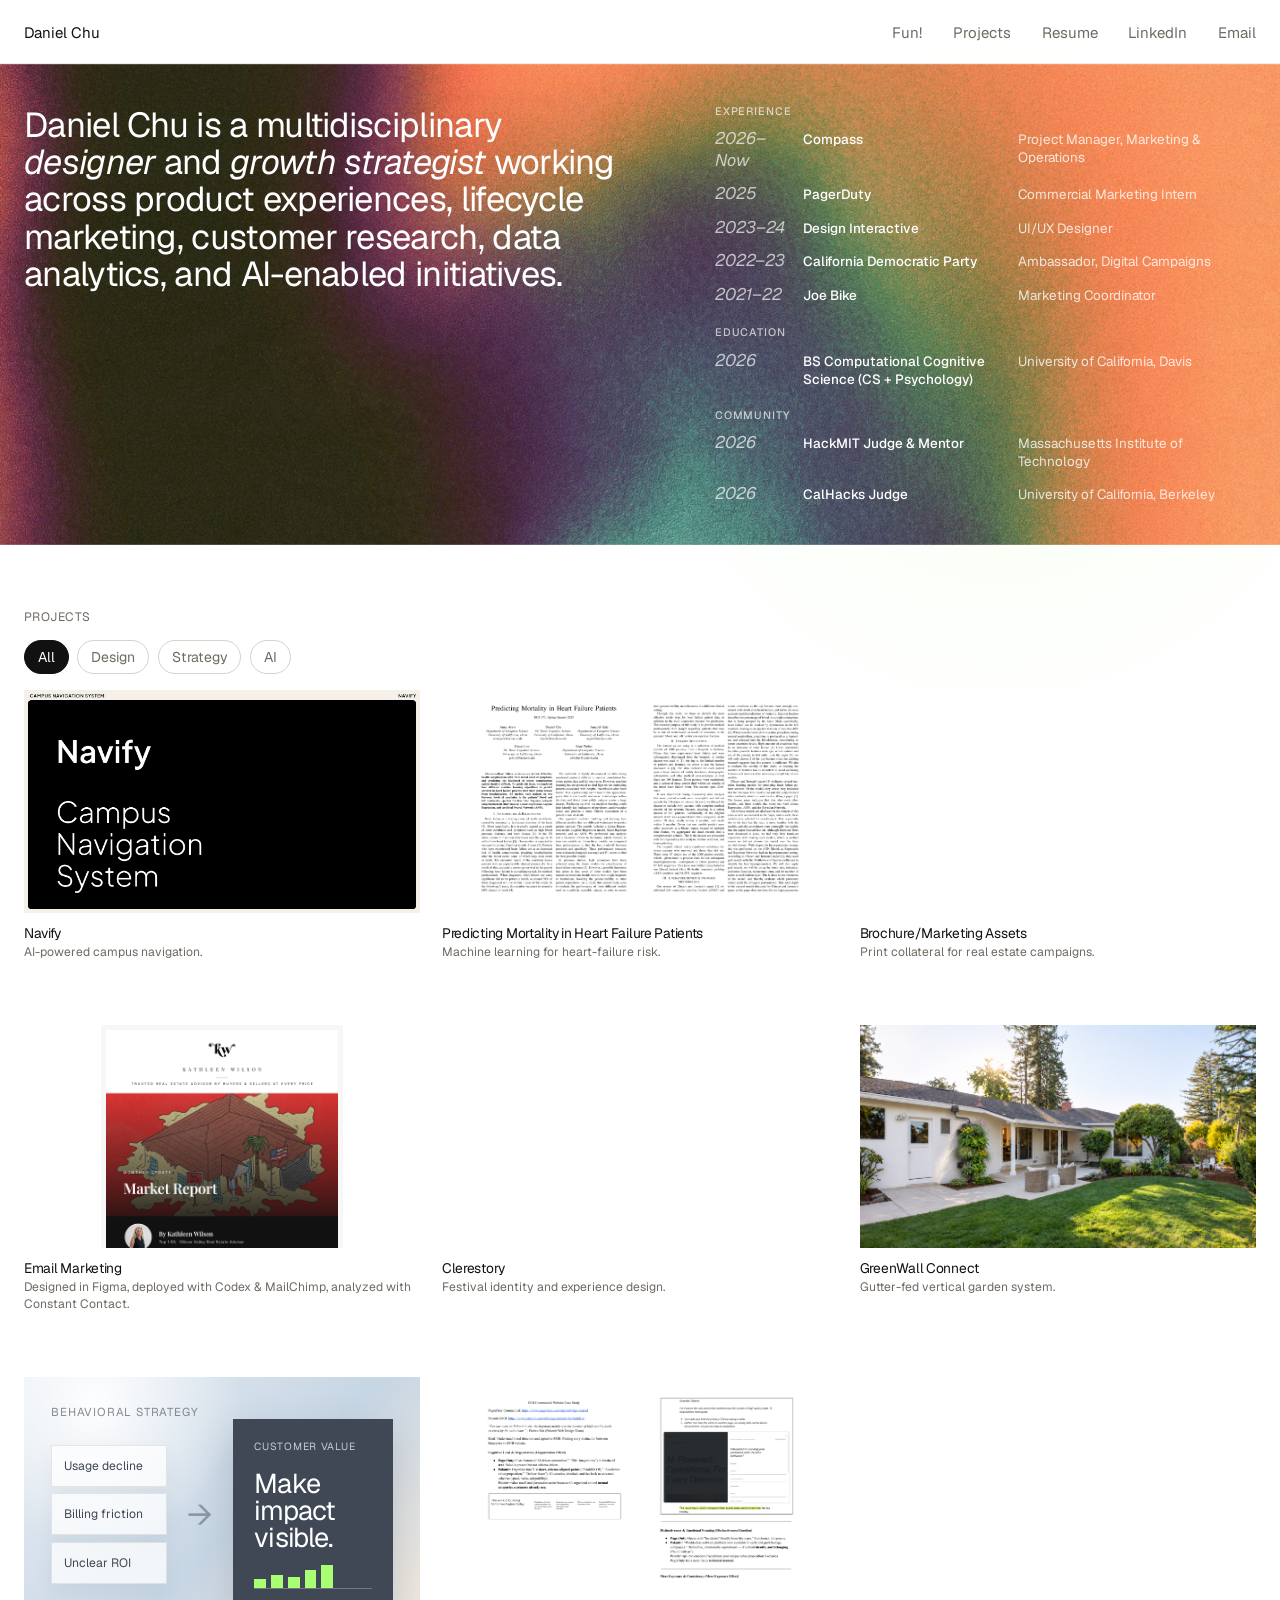
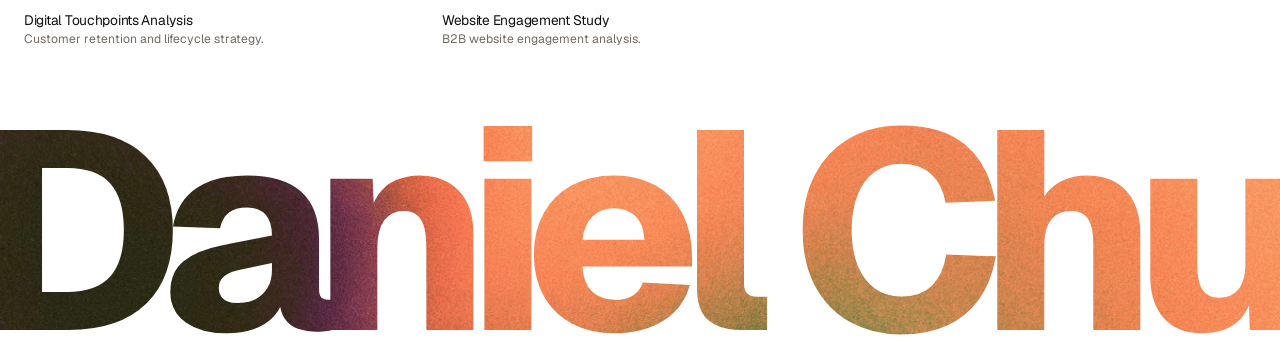
<file: index.html>
<!DOCTYPE html>
<html lang="en">
<head>
  <meta charset="UTF-8">
  <meta name="viewport" content="width=device-width, initial-scale=1.0">
  <title>Daniel Chu | Portfolio</title>
  <meta
    name="description"
    content="Daniel Chu's portfolio featuring project management, marketing, analytics, and AI-assisted technical work."
  >
  <link rel="stylesheet" href="styles.css?v=20261109-email-cover">
</head>
<body>
  <div class="page-shell">
    <nav class="hero-nav" id="top" aria-label="Primary navigation">
      <div class="brand-lockup">
        <a class="brand" href="index.html"><span>Daniel Chu</span></a>
      </div>
      <div class="hero-nav-links">
        <a href="fun.html">Fun!</a>
        <a href="#portfolio">Projects</a>
        <a href="assets/Daniel-Chu-Resume.pdf?v=20261109-resume9" target="_blank" rel="noreferrer">Resume</a>
        <a href="https://www.linkedin.com/in/dcchu/" target="_blank" rel="noreferrer">LinkedIn</a>
        <a href="mailto:danielcchu17@gmail.com">Email</a>
      </div>
    </nav>

    <header class="hero">

      <div class="hero-grid">
        <div class="hero-intro">
          <h1>
            <span class="hero-lead">Daniel Chu is a multidisciplinary</span> <em>designer</em> and <em>growth strategist</em> working across product experiences, lifecycle marketing, customer research, data analytics, and AI-enabled initiatives.
          </h1>
        </div>

        <div class="hero-experience" aria-label="Experience, education, and community">
          <section class="hero-profile-section" aria-labelledby="experience-heading">
            <h2 class="hero-profile-heading" id="experience-heading">Experience</h2>
            <div class="hero-experience-list">
              <div class="hero-experience-row">
                <span>2026–Now</span>
                <strong>Compass</strong>
                <span>Project Manager, Marketing &amp; Operations</span>
              </div>
              <div class="hero-experience-row">
                <span>2025</span>
                <strong>PagerDuty</strong>
                <span>Commercial Marketing Intern</span>
              </div>
              <div class="hero-experience-row">
                <span>2023–24</span>
                <strong>Design Interactive</strong>
                <span>UI/UX Designer</span>
              </div>
              <div class="hero-experience-row">
                <span>2022–23</span>
                <strong>California Democratic Party</strong>
                <span>Ambassador, Digital Campaigns</span>
              </div>
              <div class="hero-experience-row">
                <span>2021–22</span>
                <strong>Joe Bike</strong>
                <span>Marketing Coordinator</span>
              </div>
            </div>
          </section>

          <section class="hero-profile-section" aria-labelledby="education-heading">
            <h2 class="hero-profile-heading" id="education-heading">Education</h2>
            <div class="hero-experience-list">
              <div class="hero-experience-row">
                <span>2026</span>
                <strong>BS Computational Cognitive Science (CS + Psychology)</strong>
                <span>University of California, Davis</span>
              </div>
            </div>
          </section>

          <section class="hero-profile-section" aria-labelledby="community-heading">
            <h2 class="hero-profile-heading" id="community-heading">Community</h2>
            <div class="hero-experience-list">
              <div class="hero-experience-row">
                <span>2026</span>
                <strong>HackMIT Judge &amp; Mentor</strong>
                <span>Massachusetts Institute of Technology</span>
              </div>
              <div class="hero-experience-row">
                <span>2026</span>
                <strong>CalHacks Judge</strong>
                <span>University of California, Berkeley</span>
              </div>
            </div>
          </section>
        </div>

      </div>

    </header>

    <main class="portfolio-layout" id="portfolio">
      <section class="showcase-section">
        <div class="column-label">Projects</div>

        <div class="showcase-tabs" role="tablist" aria-label="Portfolio categories">
          <button class="showcase-tab is-active" type="button" role="tab" aria-selected="true" data-filter="all">All</button>
          <button class="showcase-tab" type="button" role="tab" aria-selected="false" data-filter="design">Design</button>
          <button class="showcase-tab" type="button" role="tab" aria-selected="false" data-filter="strategy">Strategy</button>
          <button class="showcase-tab" type="button" role="tab" aria-selected="false" data-filter="ai">AI</button>
        </div>

        <div class="showcase-grid">
          <article class="showcase-card" data-category="design technical ai">
            <a class="showcase-thumb" href="assets/work/navify.pdf" target="_blank" rel="noreferrer">
              <img src="assets/work/navify.png" alt="Preview of Navify portfolio PDF">
            </a>
            <div class="showcase-copy">
              <h3>Navify</h3>
              <p>AI-powered campus navigation.</p>
            </div>
          </article>

          <article class="showcase-card" data-category="ai technical">
            <a
              class="showcase-thumb report-pages-thumb"
              href="assets/work/heart-failure-mortality.pdf"
              target="_blank"
              rel="noreferrer"
              aria-label="Open the Predicting Mortality in Heart Failure Patients report"
            >
              <span class="two-page-cover" aria-hidden="true">
                <img src="assets/work/heart-failure-page-1.png" alt="">
                <img src="assets/work/heart-failure-page-2.png" alt="">
              </span>
            </a>
            <div class="showcase-copy">
              <h3>Predicting Mortality in Heart Failure Patients</h3>
              <p>Machine learning for heart-failure risk.</p>
            </div>
          </article>

          <article class="showcase-card" data-category="design">
            <a
              class="showcase-thumb marketing-assets-card-thumb"
              href="projects/marketing-assets.html"
              aria-label="View the Brochure and Marketing Assets project"
            >
              <span class="marketing-assets-card-art" aria-hidden="true">
                <span class="marketing-assets-card-slide marketing-assets-brochure-slide">
                  <img src="assets/work/laver-brochure-cover.jpg" alt="">
                </span>
                <span class="marketing-assets-card-slide marketing-assets-sleeper-slide">
                  <img src="assets/work/sleeper-postcard-cover.jpg" alt="">
                </span>
                <span class="marketing-assets-card-slide marketing-assets-kathy-slide">
                  <img src="assets/work/kathy-postcard-cover.jpg" alt="">
                </span>
                <span class="marketing-assets-card-slide marketing-assets-laver-slide">
                  <img src="assets/work/laver-postcard-cover.jpg" alt="">
                </span>
              </span>
            </a>
            <div class="showcase-copy">
              <h3>Brochure/Marketing Assets</h3>
              <p>Print collateral for real estate campaigns.</p>
            </div>
          </article>

          <article class="showcase-card" data-category="design strategy ai">
            <a
              class="showcase-thumb email-marketing-card-thumb"
              href="projects/email-marketing.html"
              aria-label="View the Email Marketing project"
            >
              <span class="email-marketing-cover-frame">
                <img
                  src="assets/work/email-marketing/market-report-content-hires.png"
                  alt="Kathleen Wilson monthly real estate market report email"
                >
              </span>
            </a>
            <div class="showcase-copy">
              <h3>Email Marketing</h3>
              <p>Designed in Figma, deployed with Codex &amp; MailChimp, analyzed with Constant Contact.</p>
            </div>
          </article>

          <article class="showcase-card" data-category="design technical">
            <a
              class="showcase-thumb clerestory-card-thumb"
              href="projects/clerestory.html"
              aria-label="View the Clerestory brand identity case study"
            >
              <span class="clerestory-card-art" aria-hidden="true">
                <span class="clerestory-card-slide clerestory-card-coffee-slide">
                  <img src="assets/work/clerestory-coffee-cutout.png" alt="">
                </span>
                <span class="clerestory-card-slide clerestory-card-island-slide">
                  <img src="assets/work/clerestory-island-cutout.png" alt="">
                </span>
                <span class="clerestory-card-slide clerestory-card-tote-slide">
                  <img src="assets/work/clerestory-tote-cutout.png" alt="">
                  <img src="assets/work/clerestory-tote-cutout.png" alt="">
                  <img src="assets/work/clerestory-tote-cutout.png" alt="">
                </span>
              </span>
            </a>
            <div class="showcase-copy">
              <h3>Clerestory</h3>
              <p>Festival identity and experience design.</p>
            </div>
          </article>

          <article class="showcase-card" data-category="design">
            <a class="showcase-thumb greenwall-card-thumb-v2" href="assets/work/final-green-wall.pdf" target="_blank" rel="noreferrer">
              <img src="assets/work/laver-greenwall-2.png" alt="GreenWall Connect installed beneath a residential gutter">
            </a>
            <div class="showcase-copy">
              <h3>GreenWall Connect</h3>
              <p>Gutter-fed vertical garden system.</p>
            </div>
          </article>

          <article class="showcase-card" data-category="strategy technical">
            <a
              class="showcase-thumb touchpoints-thumb"
              href="projects/digital-touchpoints-analysis.html"
              aria-label="View the Digital Touchpoints Analysis case study"
            >
              <div class="touchpoints-art" aria-hidden="true">
                <div class="touchpoints-art-header">
                  <span>Behavioral strategy</span>
                </div>
                <div class="touchpoints-flow">
                  <div class="touchpoints-signals">
                    <span>Usage decline</span>
                    <span>Billing friction</span>
                    <span>Unclear ROI</span>
                  </div>
                  <span class="touchpoints-arrow">&rarr;</span>
                  <div class="touchpoints-value">
                    <small>Customer value</small>
                    <strong>Make impact visible.</strong>
                    <div class="touchpoints-bars">
                      <i></i><i></i><i></i><i></i><i></i>
                    </div>
                  </div>
                </div>
                <div class="touchpoints-art-footer">
                  <strong>Digital Touchpoints</strong>
                </div>
              </div>
            </a>
            <div class="showcase-copy">
              <h3>Digital Touchpoints Analysis</h3>
              <p>Customer retention and lifecycle strategy.</p>
            </div>
          </article>

          <article class="showcase-card" data-category="strategy technical">
            <a
              class="showcase-thumb report-pages-thumb"
              href="assets/work/website-engagement-study.pdf"
              target="_blank"
              rel="noreferrer"
              aria-label="Open the Website Engagement Study report"
            >
              <span class="two-page-cover" aria-hidden="true">
                <img src="assets/work/website-engagement-page-1.png" alt="">
                <img src="assets/work/website-engagement-page-2.png" alt="">
              </span>
            </a>
            <div class="showcase-copy">
              <h3>Website Engagement Study</h3>
              <p>B2B website engagement analysis.</p>
            </div>
          </article>

        </div>
      </section>
    </main>

    <footer class="site-footer" aria-label="Page footer">
      <div class="site-footer-name">Daniel Chu</div>
    </footer>
  </div>

  <script src="script.js?v=20261105-tabbed-grid"></script>
</body>
</html>
</file>
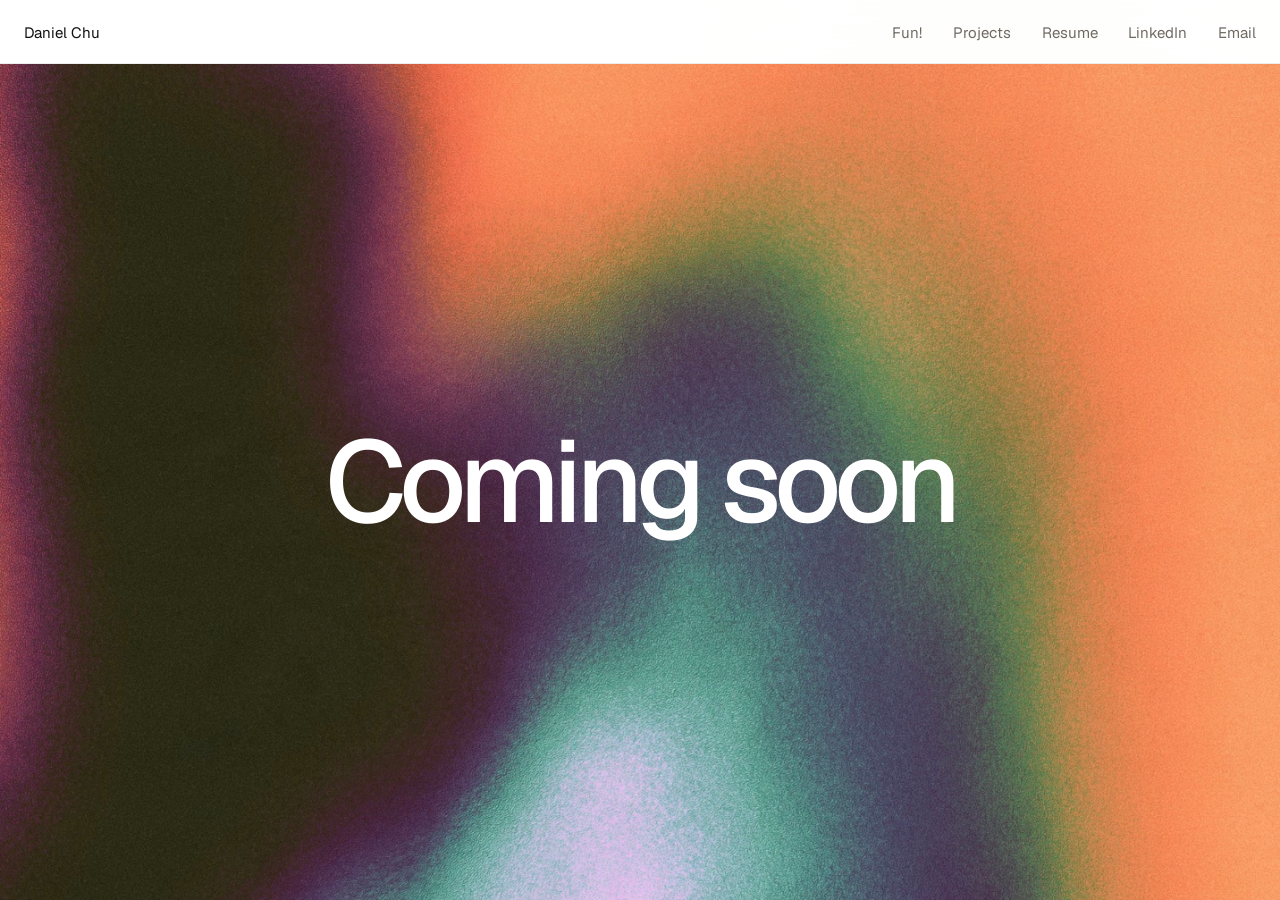
<file: fun.html>
<!DOCTYPE html>
<html lang="en">
<head>
  <meta charset="UTF-8">
  <meta name="viewport" content="width=device-width, initial-scale=1.0">
  <title>Fun | Daniel Chu</title>
  <meta name="description" content="A growing collection of Daniel Chu's interests, experiments, and things made for fun.">
  <link rel="stylesheet" href="styles.css?v=20261029-footer-edge">
</head>
<body>
  <div class="page-shell fun-shell">
    <nav class="hero-nav" id="top" aria-label="Primary navigation">
      <div class="brand-lockup">
        <a class="brand" href="index.html"><span>Daniel Chu</span></a>
      </div>
      <div class="hero-nav-links">
        <a href="fun.html" aria-current="page">Fun!</a>
        <a href="index.html#portfolio">Projects</a>
        <a href="assets/Daniel-Chu-Resume.pdf?v=20261109-resume9" target="_blank" rel="noreferrer">Resume</a>
        <a href="https://www.linkedin.com/in/dcchu/" target="_blank" rel="noreferrer">LinkedIn</a>
        <a href="mailto:danielcchu17@gmail.com">Email</a>
      </div>
    </nav>

    <main class="fun-page">
      <section class="fun-hero">
        <h1>Coming soon</h1>
      </section>
    </main>
  </div>
</body>
</html>
</file>
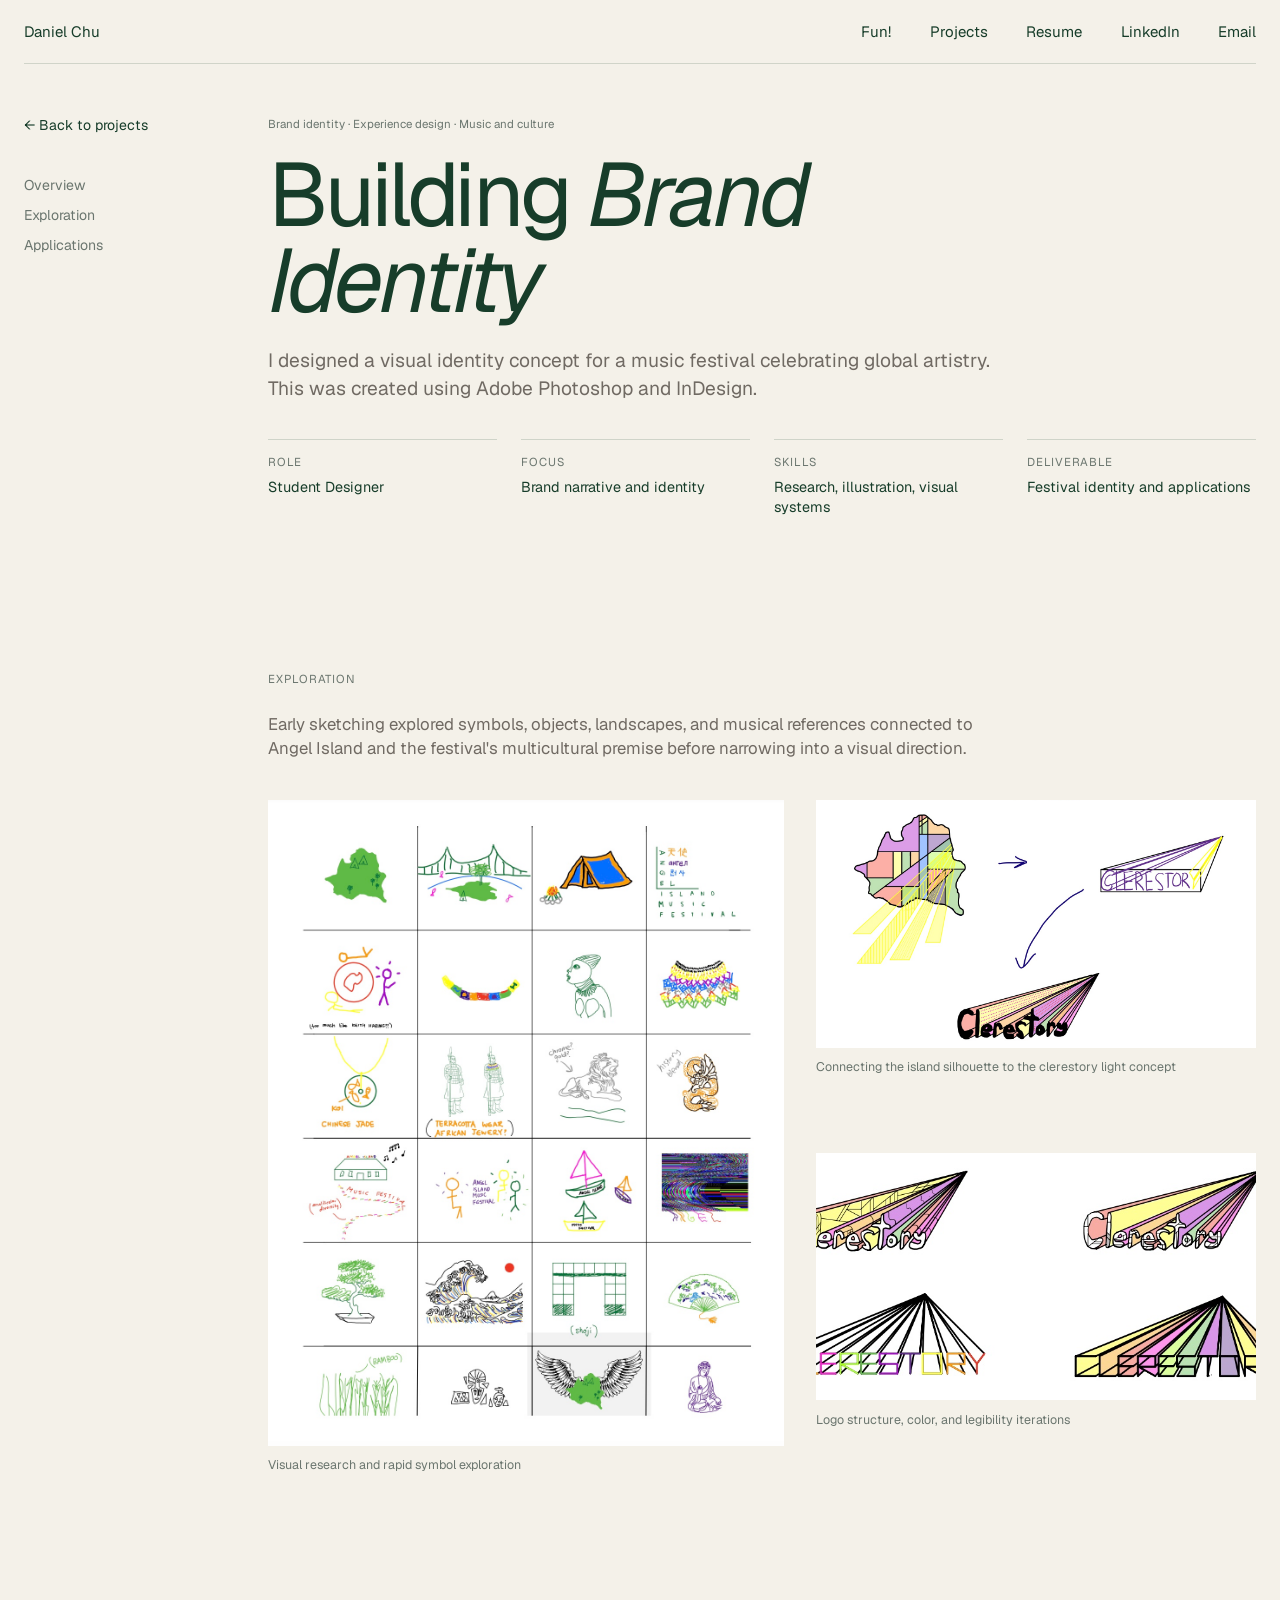
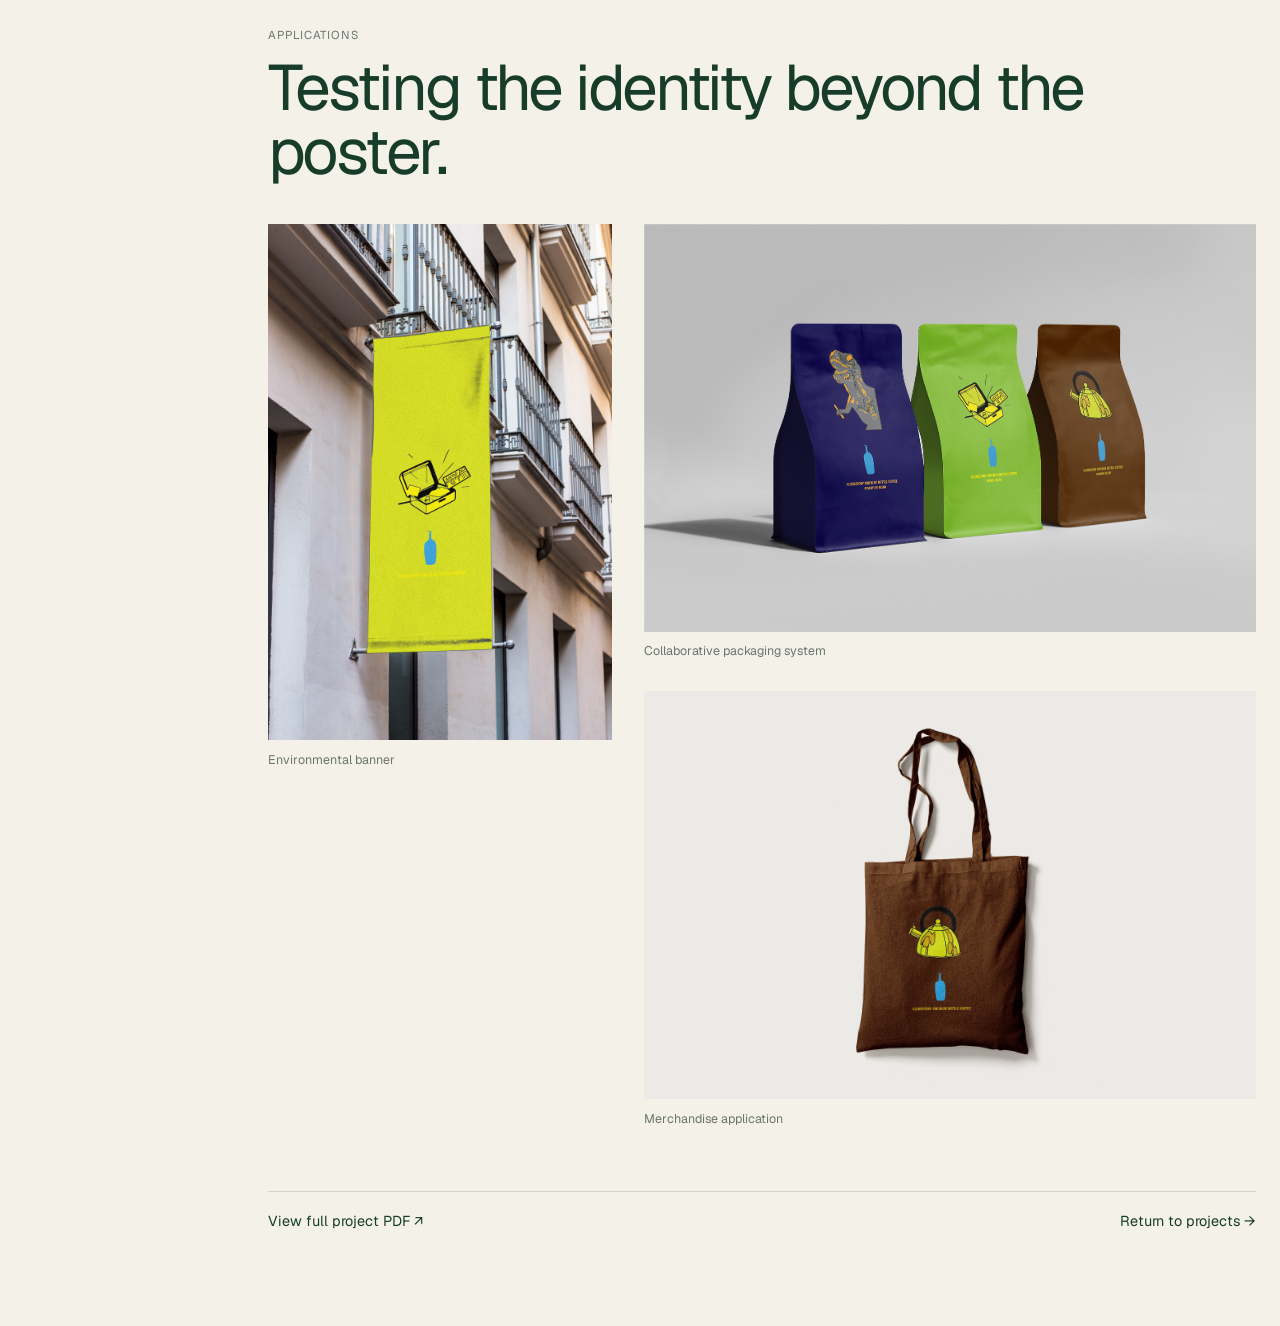
<file: projects/clerestory.html>
<!DOCTYPE html>
<html lang="en">
<head>
  <meta charset="UTF-8">
  <meta name="viewport" content="width=device-width, initial-scale=1.0">
  <title>Clerestory | Daniel Chu</title>
  <meta name="description" content="A visual identity case study showing the development of Clerestory, a multicultural music festival concept.">
  <link rel="stylesheet" href="../styles.css?v=20261029-footer-edge">
  <link rel="stylesheet" href="case-study.css">
</head>
<body class="clerestory-case">
  <div class="case-page">
    <header class="case-header">
      <div class="case-brand-lockup">
        <a class="case-brand" href="../index.html"><span>Daniel Chu</span></a>
      </div>
      <nav class="case-header-links" aria-label="Case study navigation">
        <a href="../fun.html">Fun!</a>
        <a href="../index.html#portfolio">Projects</a>
        <a href="../assets/Daniel-Chu-Resume.pdf?v=20261109-resume9" target="_blank" rel="noreferrer">Resume</a>
        <a href="https://www.linkedin.com/in/dcchu/" target="_blank" rel="noreferrer">LinkedIn</a>
        <a href="mailto:danielcchu17@gmail.com">Email</a>
      </nav>
    </header>

    <main class="case-layout">
      <aside class="case-rail">
        <a class="case-back" href="../index.html#portfolio">&larr; Back to projects</a>
        <nav class="case-index" aria-label="On this page">
          <a href="#overview">Overview</a>
          <a href="#exploration">Exploration</a>
          <a href="#applications">Applications</a>
        </nav>
      </aside>

      <article class="case-content">
        <header class="case-hero" id="overview">
          <p class="case-eyebrow">Brand identity &middot; Experience design &middot; Music and culture</p>
          <h1>Building <em>Brand Identity</em></h1>
          <p class="case-lede">
            I designed a visual identity concept for a music festival celebrating global artistry.
            This was created using Adobe Photoshop and InDesign.
          </p>

          <dl class="case-meta">
            <div>
              <dt>Role</dt>
              <dd>Student Designer</dd>
            </div>
            <div>
              <dt>Focus</dt>
              <dd>Brand narrative and identity</dd>
            </div>
            <div>
              <dt>Skills</dt>
              <dd>Research, illustration, visual systems</dd>
            </div>
            <div>
              <dt>Deliverable</dt>
              <dd>Festival identity and applications</dd>
            </div>
          </dl>
        </header>

        <section class="case-section" id="exploration">
          <p class="section-kicker">Exploration</p>
          <p class="section-intro">
            Early sketching explored symbols, objects, landscapes, and musical references connected to
            Angel Island and the festival's multicultural premise before narrowing into a visual direction.
          </p>
          <div class="clerestory-gallery clerestory-gallery-process">
            <figure class="clerestory-figure clerestory-figure-wide">
              <img src="../assets/work/clerestory/sketch-sheet.jpeg" alt="Grid of early Clerestory visual research and hand-drawn symbols">
              <figcaption>Visual research and rapid symbol exploration</figcaption>
            </figure>
            <figure class="clerestory-figure">
              <img src="../assets/work/clerestory/concept-development.jpeg" alt="Clerestory concept development from island motif to light-ray logo">
              <figcaption>Connecting the island silhouette to the clerestory light concept</figcaption>
            </figure>
            <figure class="clerestory-figure">
              <img src="../assets/work/clerestory/logo-exploration.jpeg" alt="Four Clerestory logo variations using radiating geometric forms">
              <figcaption>Logo structure, color, and legibility iterations</figcaption>
            </figure>
          </div>
        </section>

        <section class="case-section" id="applications">
          <p class="section-kicker">Applications</p>
          <h2>Testing the identity beyond the poster.</h2>
          <div class="clerestory-gallery clerestory-gallery-final">
            <figure class="clerestory-figure clerestory-figure-tall">
              <img src="../assets/work/clerestory/banner.jpeg" alt="Clerestory street banner mockup on a building">
              <figcaption>Environmental banner</figcaption>
            </figure>
            <figure class="clerestory-figure">
              <img src="../assets/work/clerestory/coffee-packaging.jpeg" alt="Three Clerestory coffee packaging concepts">
              <figcaption>Collaborative packaging system</figcaption>
            </figure>
            <figure class="clerestory-figure">
              <img src="../assets/work/clerestory/tote.jpeg" alt="Brown Clerestory tote bag mockup">
              <figcaption>Merchandise application</figcaption>
            </figure>
          </div>
          <div class="case-actions">
            <a href="../assets/work/clerestory2.pdf" target="_blank" rel="noreferrer">View full project PDF &nearr;</a>
            <a href="../index.html#portfolio">Return to projects &rarr;</a>
          </div>
        </section>
      </article>
    </main>
  </div>
</body>
</html>
</file>
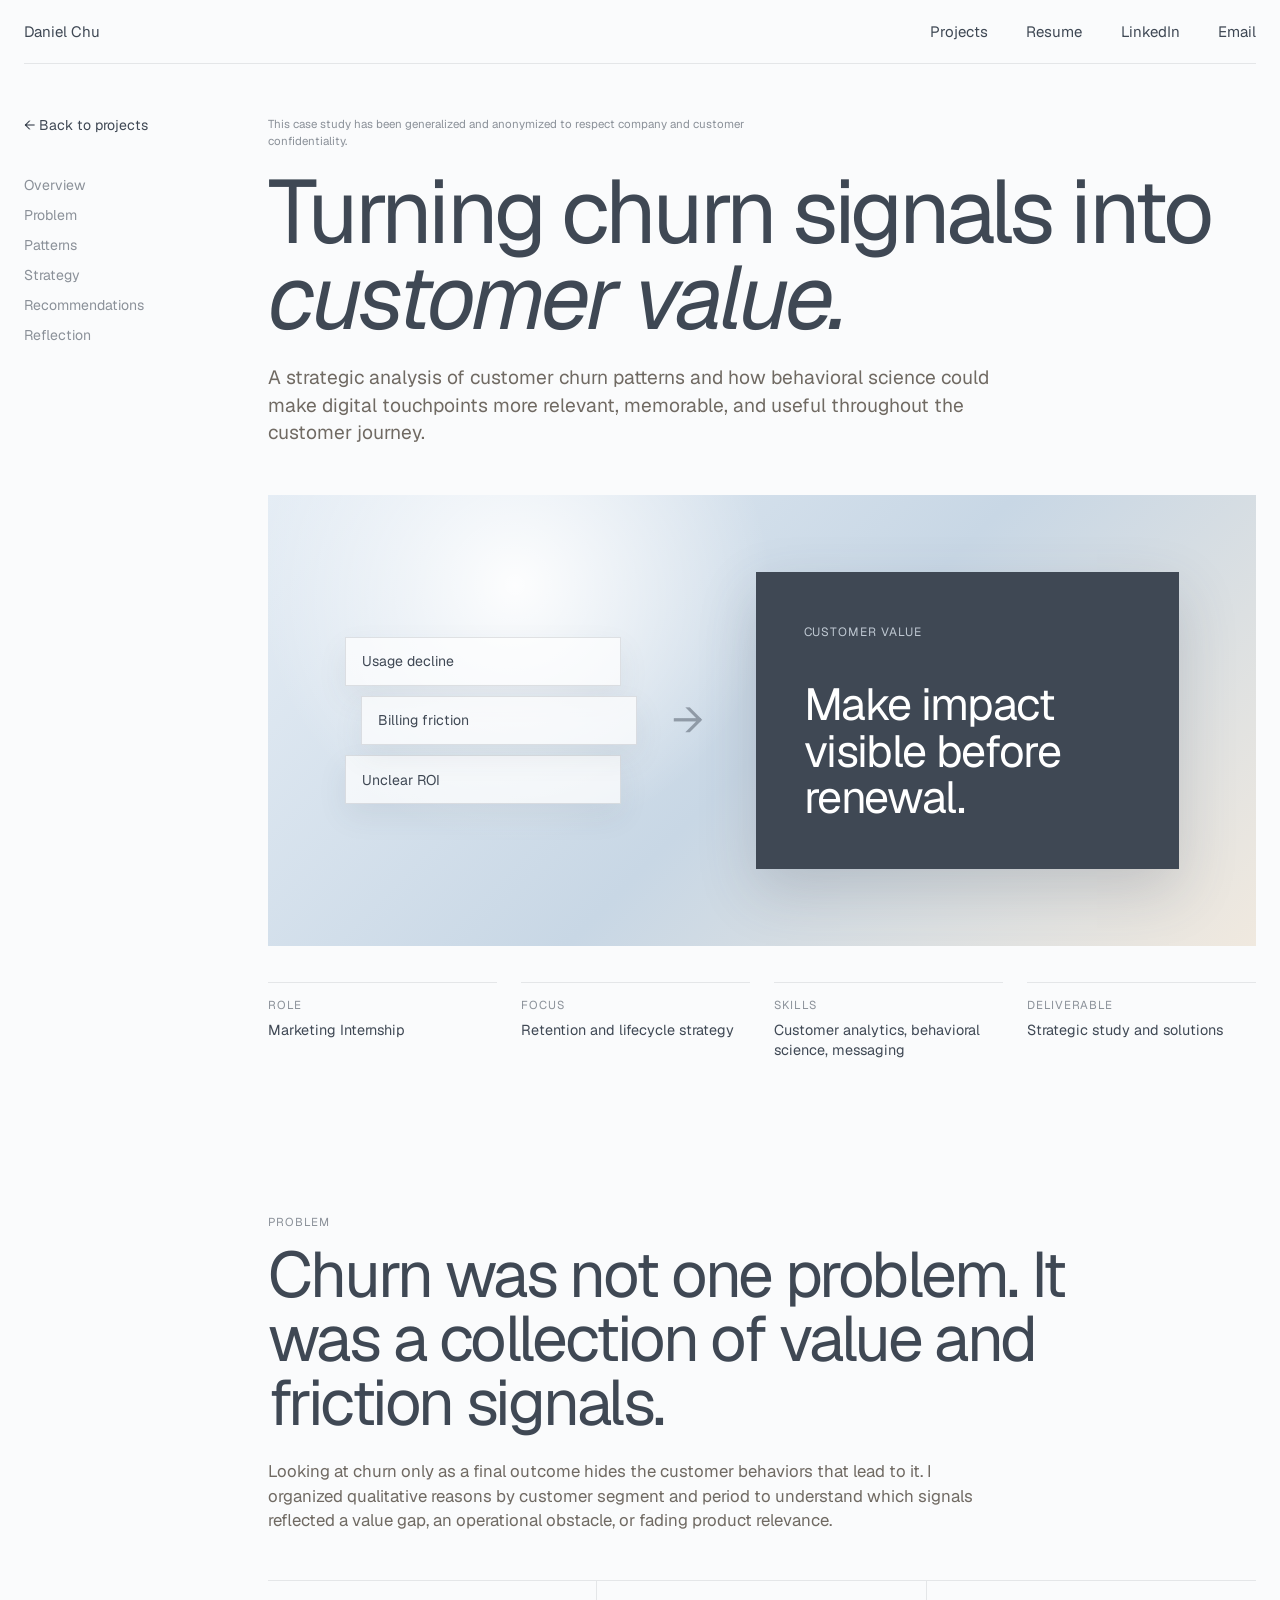
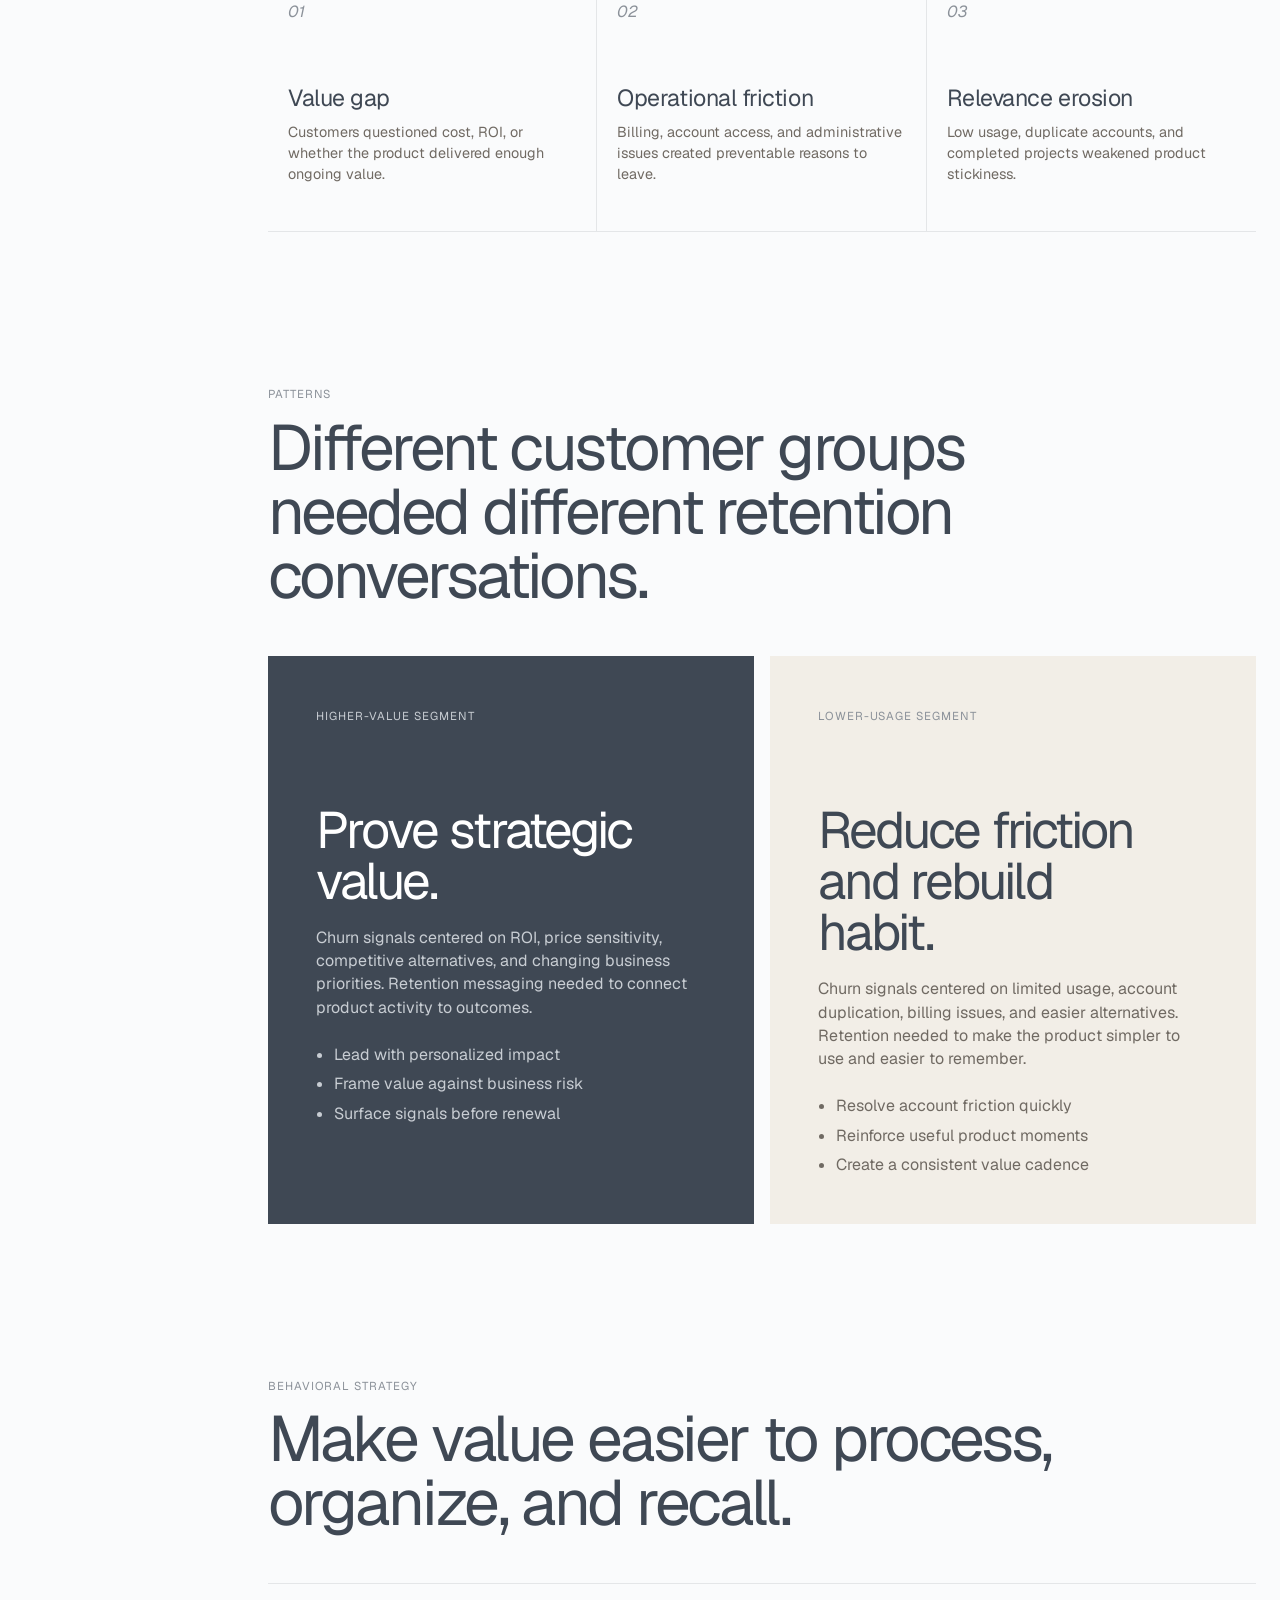
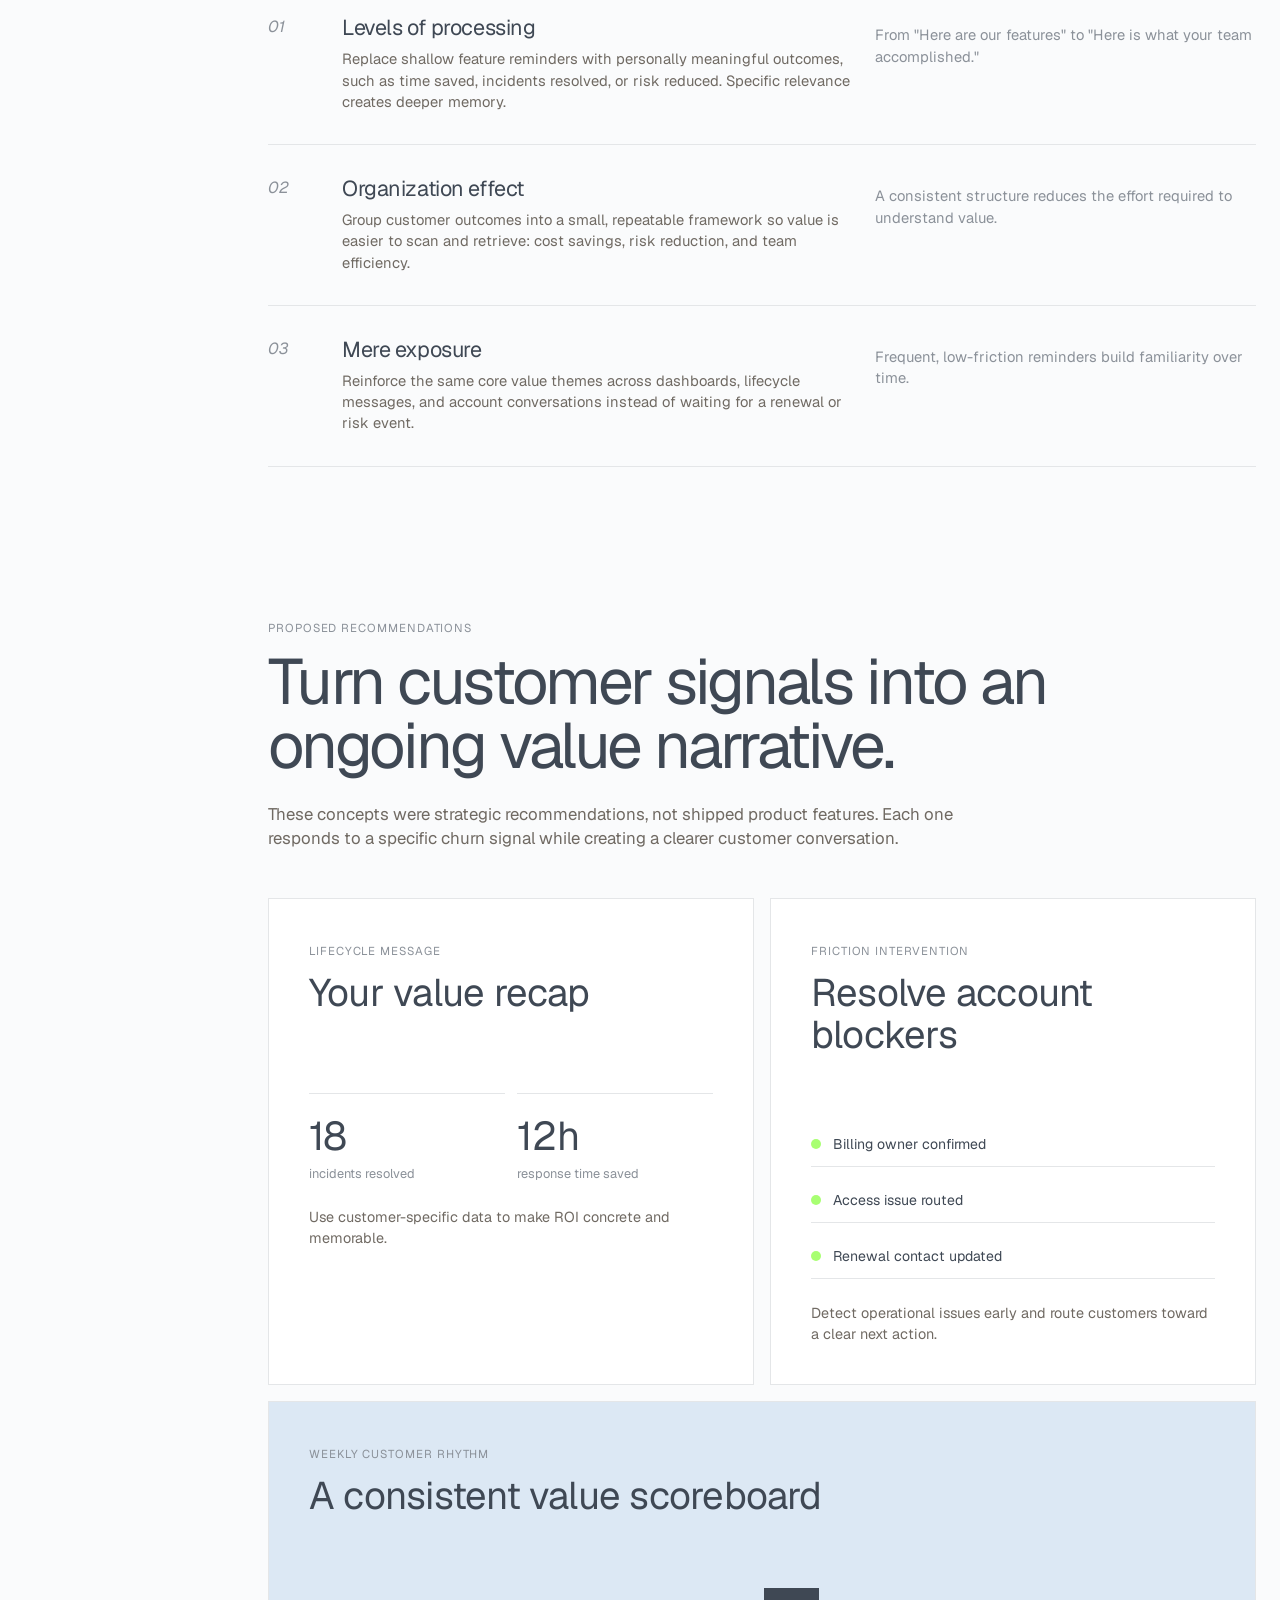
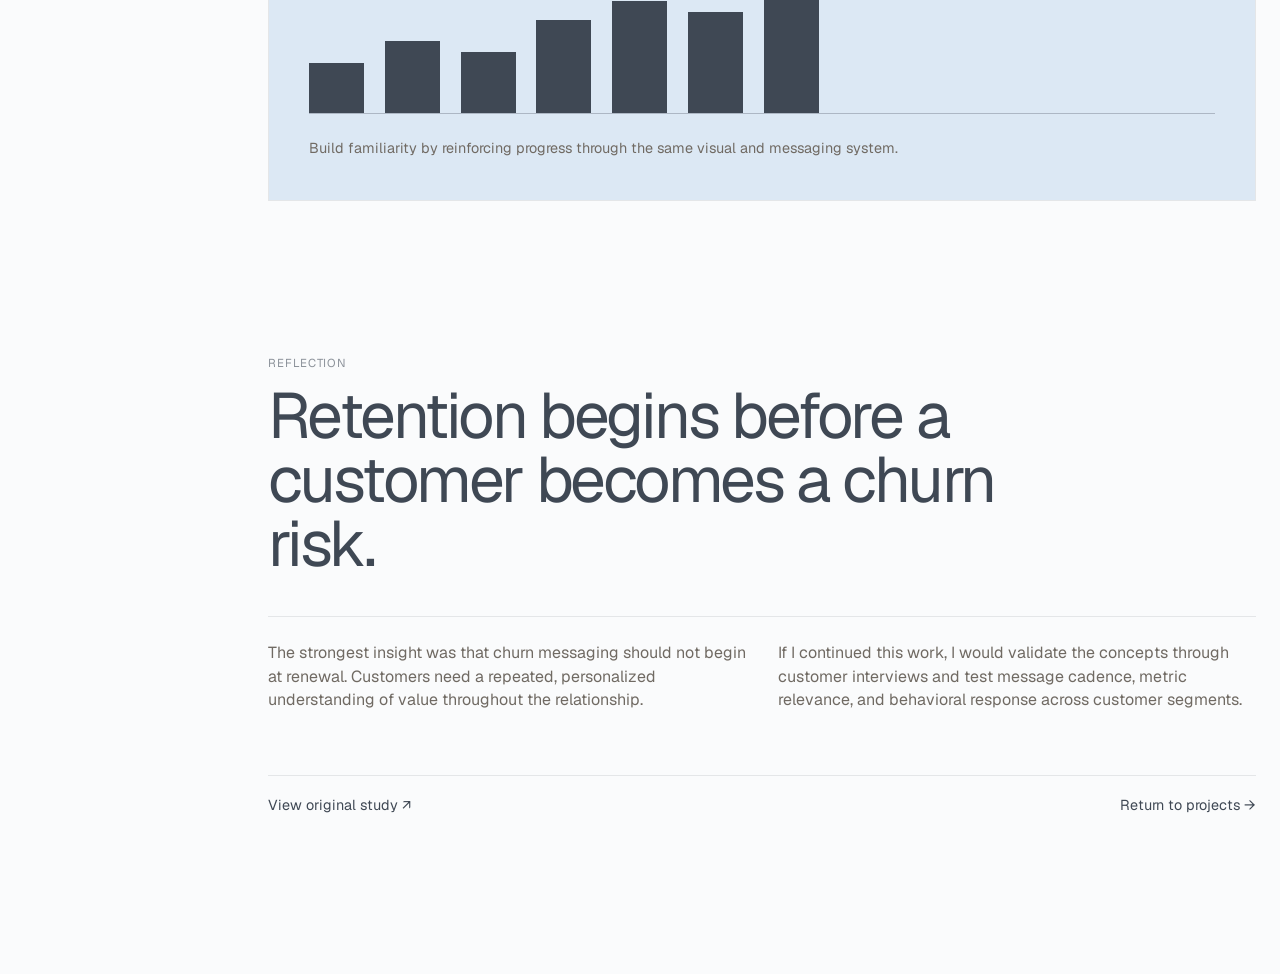
<file: projects/digital-touchpoints-analysis.html>
<!DOCTYPE html>
<html lang="en">
<head>
  <meta charset="UTF-8">
  <meta name="viewport" content="width=device-width, initial-scale=1.0">
  <title>Digital Touchpoints Analysis | Daniel Chu</title>
  <meta
    name="description"
    content="An anonymized case study exploring how behavioral science and customer data can inform retention strategy."
  >
  <link rel="stylesheet" href="../styles.css?v=20261029-footer-edge">
  <link rel="stylesheet" href="case-study.css">
</head>
<body>
  <div class="case-page">
    <header class="case-header">
      <div class="case-brand-lockup">
        <a class="case-brand" href="../index.html"><span>Daniel Chu</span></a>
      </div>
      <nav class="case-header-links" aria-label="Case study navigation">
        <a href="../index.html#portfolio">Projects</a>
        <a href="../assets/Daniel-Chu-Resume.pdf?v=20261109-resume9" target="_blank" rel="noreferrer">Resume</a>
        <a href="https://www.linkedin.com/in/dcchu/" target="_blank" rel="noreferrer">LinkedIn</a>
        <a href="mailto:danielcchu17@gmail.com">Email</a>
      </nav>
    </header>

    <main class="case-layout">
      <aside class="case-rail">
        <a class="case-back" href="../index.html#portfolio">&larr; Back to projects</a>
        <nav class="case-index" aria-label="On this page">
          <a href="#overview">Overview</a>
          <a href="#problem">Problem</a>
          <a href="#patterns">Patterns</a>
          <a href="#strategy">Strategy</a>
          <a href="#recommendations">Recommendations</a>
          <a href="#reflection">Reflection</a>
        </nav>
      </aside>

      <article class="case-content">
        <header class="case-hero" id="overview">
          <p class="case-eyebrow">
            This case study has been generalized and anonymized to respect company and customer confidentiality.
          </p>
          <h1>Turning churn signals into <em>customer value.</em></h1>
          <p class="case-lede">
            A strategic analysis of customer churn patterns and how behavioral science could make
            digital touchpoints more relevant, memorable, and useful throughout the customer journey.
          </p>

          <div class="case-cover" aria-label="Diagram connecting churn signals to clearer customer value">
            <div class="signal-stack" aria-hidden="true">
              <span>Usage decline</span>
              <span>Billing friction</span>
              <span>Unclear ROI</span>
            </div>
            <div class="cover-arrow" aria-hidden="true">&rarr;</div>
            <div class="value-card">
              <span>Customer value</span>
              <strong>Make impact visible before renewal.</strong>
            </div>
          </div>

          <dl class="case-meta">
            <div>
              <dt>Role</dt>
              <dd>Marketing Internship</dd>
            </div>
            <div>
              <dt>Focus</dt>
              <dd>Retention and lifecycle strategy</dd>
            </div>
            <div>
              <dt>Skills</dt>
              <dd>Customer analytics, behavioral science, messaging</dd>
            </div>
            <div>
              <dt>Deliverable</dt>
              <dd>Strategic study and solutions</dd>
            </div>
          </dl>

        </header>

        <section class="case-section" id="problem">
          <p class="section-kicker">Problem</p>
          <h2>Churn was not one problem. It was a collection of value and friction signals.</h2>
          <p class="section-intro">
            Looking at churn only as a final outcome hides the customer behaviors that lead to it.
            I organized qualitative reasons by customer segment and period to understand which signals
            reflected a value gap, an operational obstacle, or fading product relevance.
          </p>

          <div class="problem-map">
            <article>
              <span class="problem-number">01</span>
              <h3>Value gap</h3>
              <p>Customers questioned cost, ROI, or whether the product delivered enough ongoing value.</p>
            </article>
            <article>
              <span class="problem-number">02</span>
              <h3>Operational friction</h3>
              <p>Billing, account access, and administrative issues created preventable reasons to leave.</p>
            </article>
            <article>
              <span class="problem-number">03</span>
              <h3>Relevance erosion</h3>
              <p>Low usage, duplicate accounts, and completed projects weakened product stickiness.</p>
            </article>
          </div>
        </section>

        <section class="case-section" id="patterns">
          <p class="section-kicker">Patterns</p>
          <h2>Different customer groups needed different retention conversations.</h2>
          <div class="cohort-grid">
            <article class="cohort-card cohort-dark">
              <span>Higher-value segment</span>
              <h3>Prove strategic value.</h3>
              <p>
                Churn signals centered on ROI, price sensitivity, competitive alternatives, and changing
                business priorities. Retention messaging needed to connect product activity to outcomes.
              </p>
              <ul>
                <li>Lead with personalized impact</li>
                <li>Frame value against business risk</li>
                <li>Surface signals before renewal</li>
              </ul>
            </article>
            <article class="cohort-card cohort-light">
              <span>Lower-usage segment</span>
              <h3>Reduce friction and rebuild habit.</h3>
              <p>
                Churn signals centered on limited usage, account duplication, billing issues, and easier
                alternatives. Retention needed to make the product simpler to use and easier to remember.
              </p>
              <ul>
                <li>Resolve account friction quickly</li>
                <li>Reinforce useful product moments</li>
                <li>Create a consistent value cadence</li>
              </ul>
            </article>
          </div>
        </section>

        <section class="case-section" id="strategy">
          <p class="section-kicker">Behavioral strategy</p>
          <h2>Make value easier to process, organize, and recall.</h2>
          <div class="principle-list">
            <article class="principle-row">
              <span class="principle-index">01</span>
              <div>
                <h3>Levels of processing</h3>
                <p>
                  Replace shallow feature reminders with personally meaningful outcomes, such as time saved,
                  incidents resolved, or risk reduced. Specific relevance creates deeper memory.
                </p>
              </div>
              <p class="principle-example">From "Here are our features" to "Here is what your team accomplished."</p>
            </article>
            <article class="principle-row">
              <span class="principle-index">02</span>
              <div>
                <h3>Organization effect</h3>
                <p>
                  Group customer outcomes into a small, repeatable framework so value is easier to scan and
                  retrieve: cost savings, risk reduction, and team efficiency.
                </p>
              </div>
              <p class="principle-example">A consistent structure reduces the effort required to understand value.</p>
            </article>
            <article class="principle-row">
              <span class="principle-index">03</span>
              <div>
                <h3>Mere exposure</h3>
                <p>
                  Reinforce the same core value themes across dashboards, lifecycle messages, and account
                  conversations instead of waiting for a renewal or risk event.
                </p>
              </div>
              <p class="principle-example">Frequent, low-friction reminders build familiarity over time.</p>
            </article>
          </div>
        </section>

        <section class="case-section" id="recommendations">
          <p class="section-kicker">Proposed recommendations</p>
          <h2>Turn customer signals into an ongoing value narrative.</h2>
          <p class="section-intro">
            These concepts were strategic recommendations, not shipped product features. Each one responds
            to a specific churn signal while creating a clearer customer conversation.
          </p>

          <div class="recommendation-grid">
            <article class="recommendation-card">
              <span>Lifecycle message</span>
              <h3>Your value recap</h3>
              <div class="metric-row">
                <div><strong>18</strong><span>incidents resolved</span></div>
                <div><strong>12h</strong><span>response time saved</span></div>
              </div>
              <p>Use customer-specific data to make ROI concrete and memorable.</p>
            </article>
            <article class="recommendation-card">
              <span>Friction intervention</span>
              <h3>Resolve account blockers</h3>
              <div class="status-list">
                <span><i></i>Billing owner confirmed</span>
                <span><i></i>Access issue routed</span>
                <span><i></i>Renewal contact updated</span>
              </div>
              <p>Detect operational issues early and route customers toward a clear next action.</p>
            </article>
            <article class="recommendation-card recommendation-wide">
              <span>Weekly customer rhythm</span>
              <h3>A consistent value scoreboard</h3>
              <div class="scoreboard" aria-hidden="true">
                <span style="--height: 38%"></span>
                <span style="--height: 54%"></span>
                <span style="--height: 46%"></span>
                <span style="--height: 70%"></span>
                <span style="--height: 84%"></span>
                <span style="--height: 76%"></span>
                <span style="--height: 94%"></span>
              </div>
              <p>Build familiarity by reinforcing progress through the same visual and messaging system.</p>
            </article>
          </div>
        </section>

        <section class="case-section reflection-section" id="reflection">
          <p class="section-kicker">Reflection</p>
          <h2>Retention begins before a customer becomes a churn risk.</h2>
          <div class="reflection-grid">
            <p>
              The strongest insight was that churn messaging should not begin at renewal. Customers need a
              repeated, personalized understanding of value throughout the relationship.
            </p>
            <p>
              If I continued this work, I would validate the concepts through customer interviews and test
              message cadence, metric relevance, and behavioral response across customer segments.
            </p>
          </div>
          <div class="case-actions">
            <a href="../assets/work/digital-touchpoints-analysis.pdf" target="_blank" rel="noreferrer">View original study &nearr;</a>
            <a href="../index.html#portfolio">Return to projects &rarr;</a>
          </div>
        </section>
      </article>
    </main>
  </div>
</body>
</html>
</file>
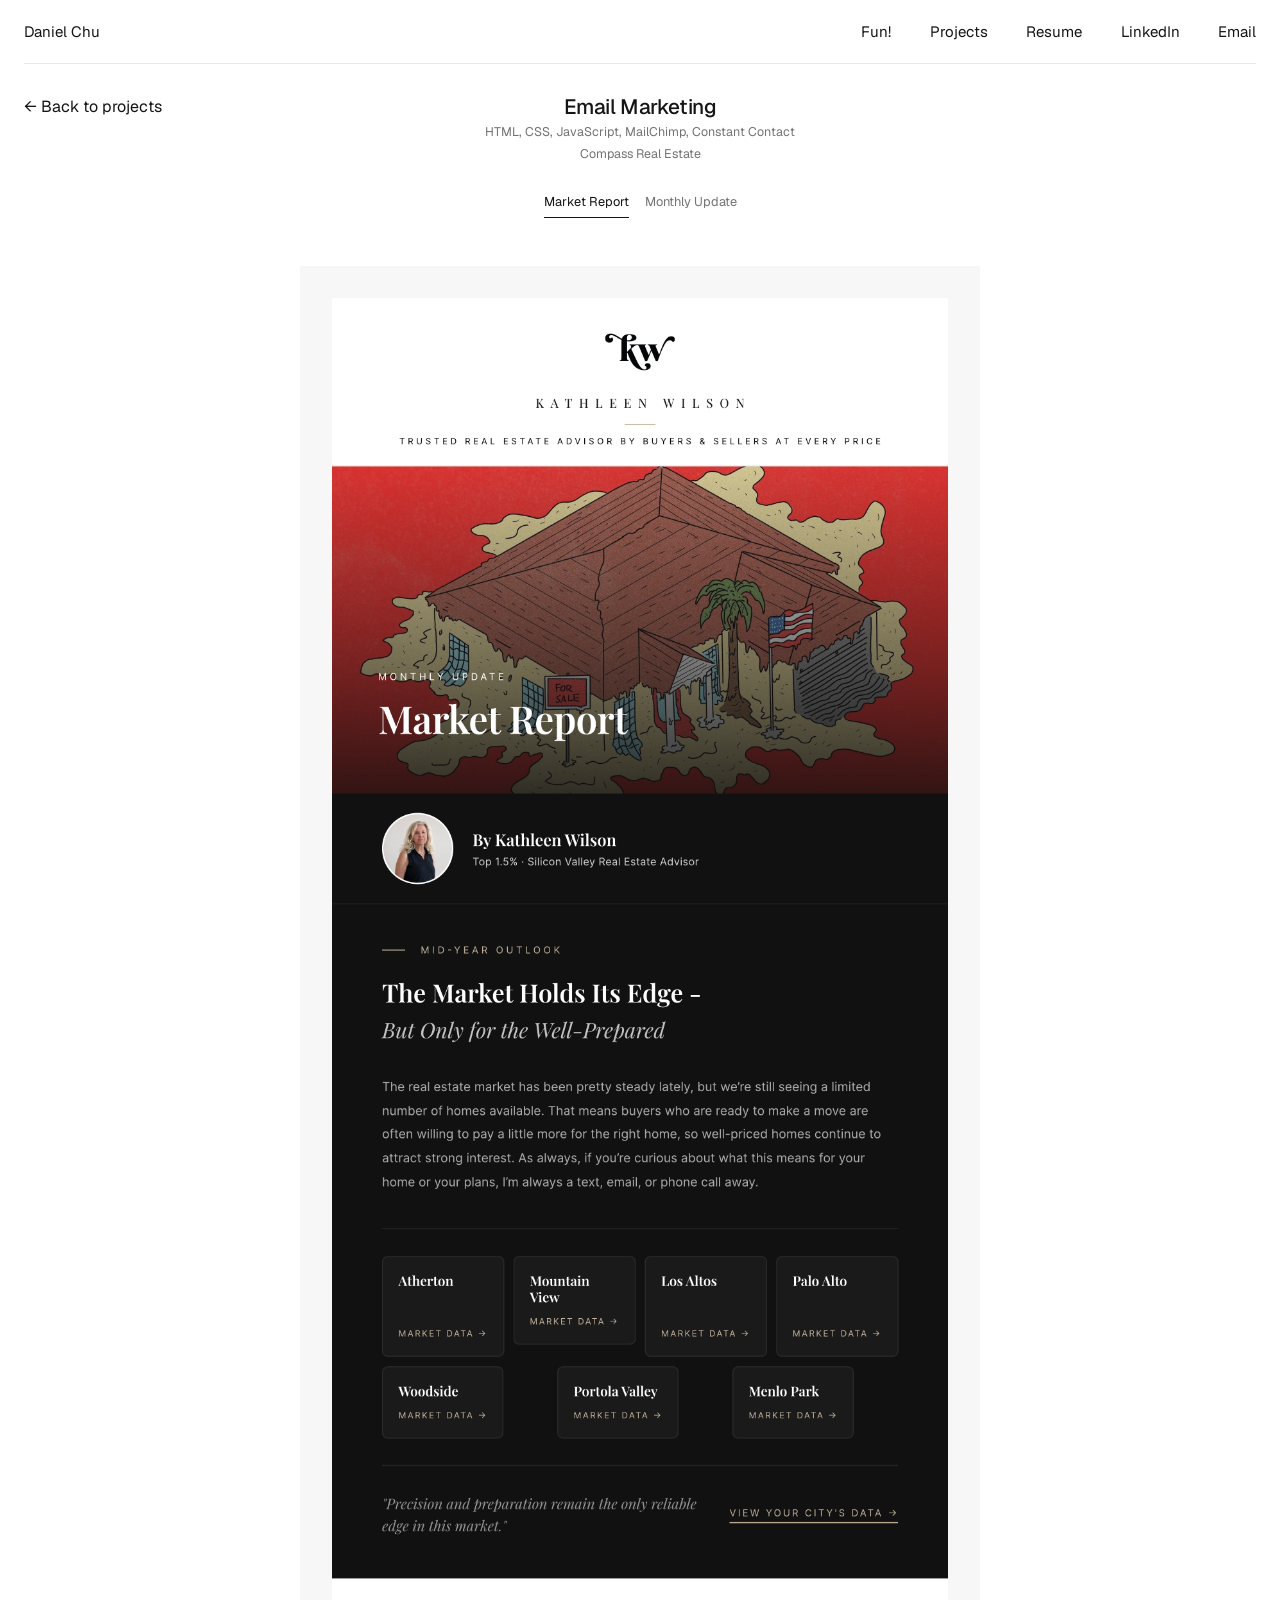
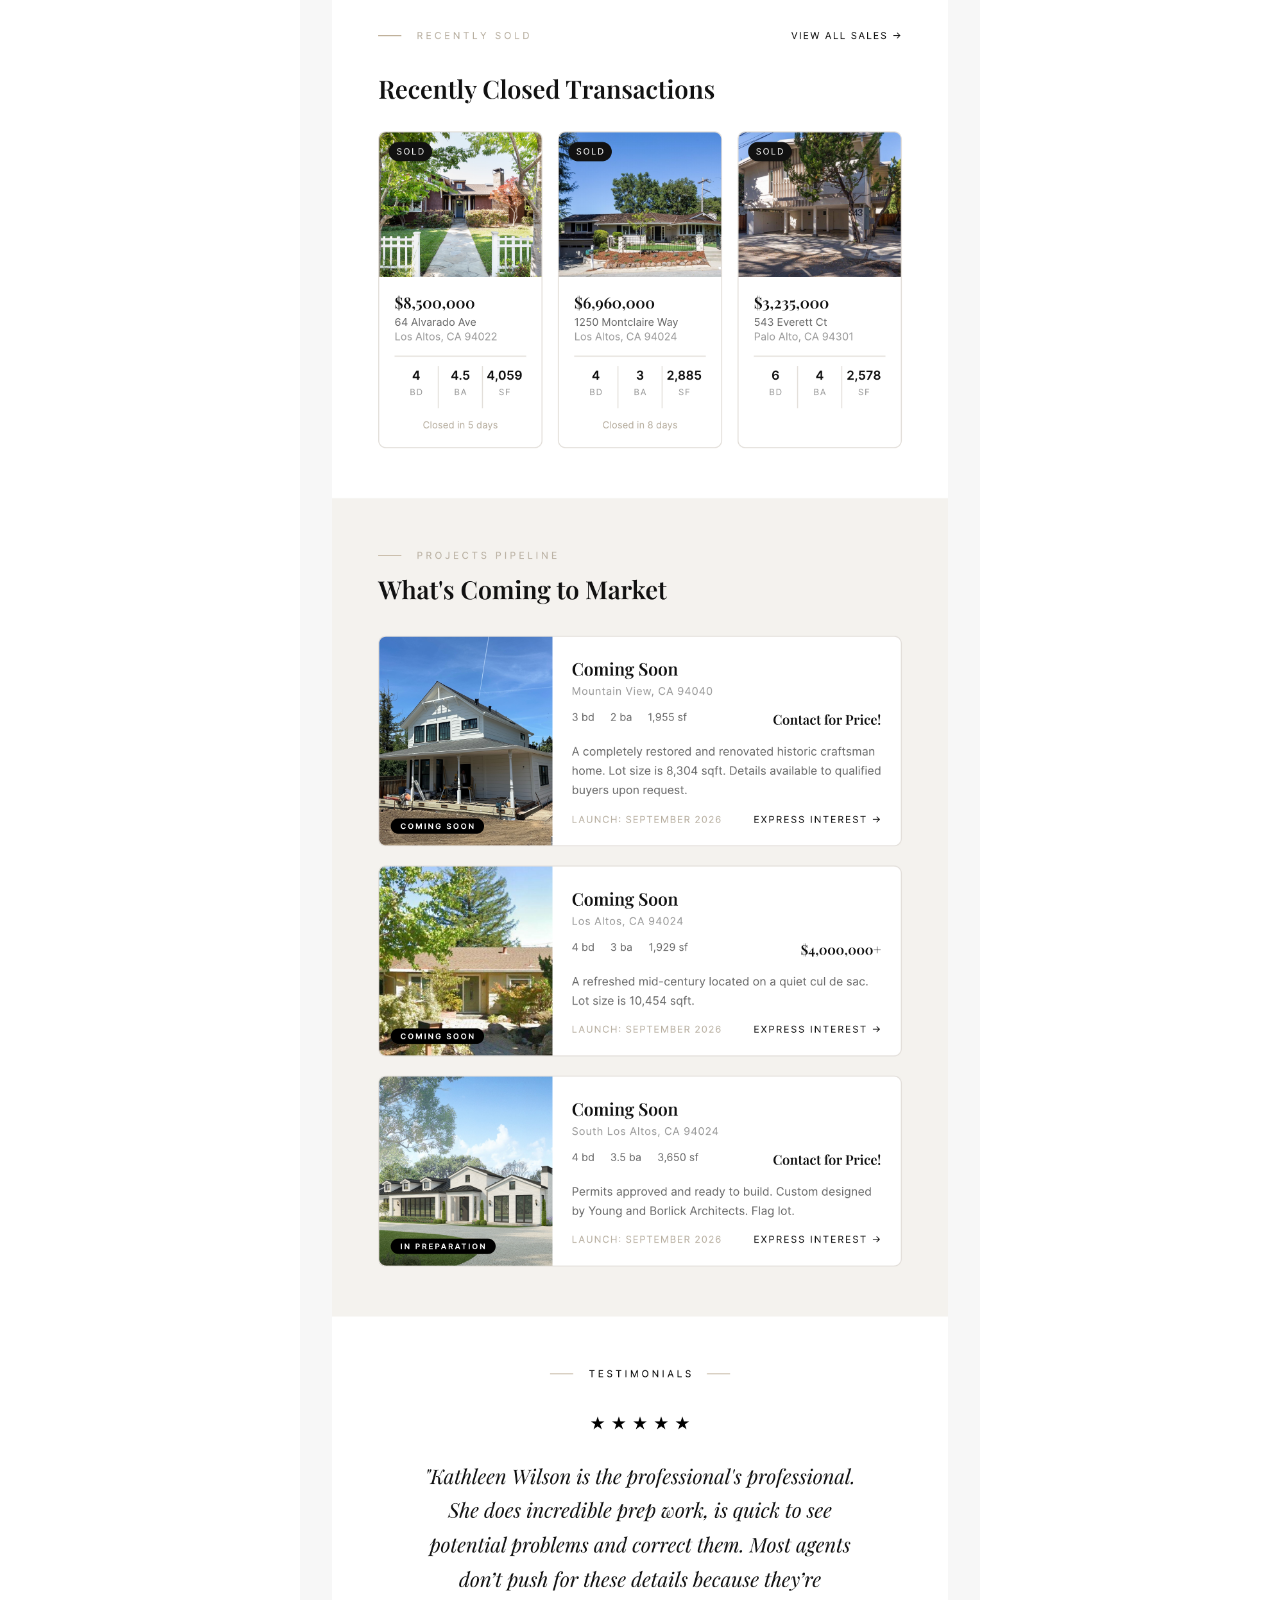
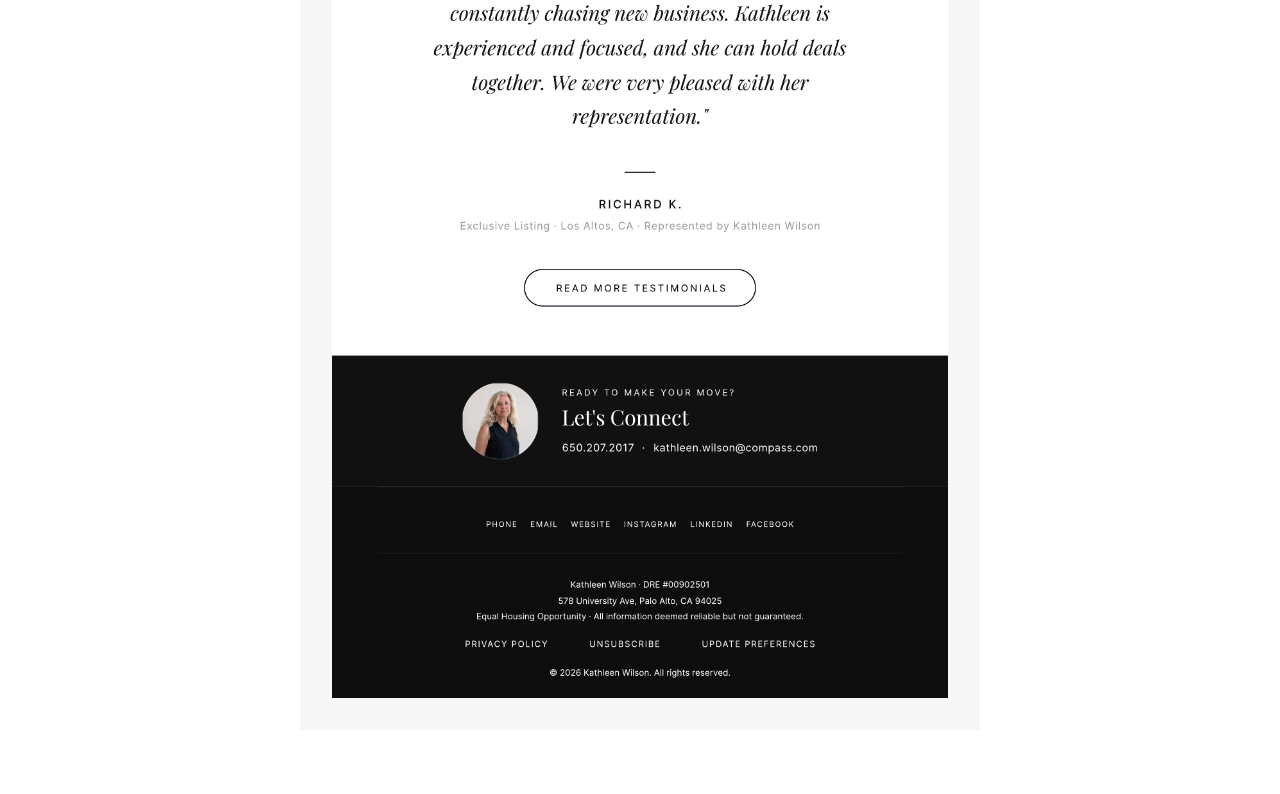
<file: projects/email-marketing.html>
<!DOCTYPE html>
<html lang="en">
<head>
  <meta charset="UTF-8">
  <meta name="viewport" content="width=device-width, initial-scale=1.0">
  <title>Email Marketing | Daniel Chu</title>
  <meta name="description" content="Kathleen Wilson market report newsletter designed by Daniel Chu.">
  <link rel="stylesheet" href="../styles.css">
  <link rel="stylesheet" href="case-study.css">
  <link rel="stylesheet" href="email-marketing.css?v=20261109-gallery-2">
</head>
<body class="marketing-assets-case newsletter-case">
  <div class="case-page">
    <header class="case-header">
      <div class="case-brand-lockup">
        <a class="case-brand" href="../index.html"><span>Daniel Chu</span></a>
      </div>
      <nav class="case-header-links" aria-label="Project navigation">
        <a href="../fun.html">Fun!</a>
        <a href="../index.html#portfolio">Projects</a>
        <a href="../assets/Daniel-Chu-Resume.pdf?v=20261109-resume9" target="_blank" rel="noreferrer">Resume</a>
        <a href="https://www.linkedin.com/in/dcchu/" target="_blank" rel="noreferrer">LinkedIn</a>
        <a href="mailto:danielcchu17@gmail.com">Email</a>
      </nav>
    </header>
    <main class="newsletter-main">
      <header class="marketing-assets-intro">
        <a class="case-back" href="../index.html#portfolio">&larr; Back to projects</a>
        <div class="marketing-assets-heading">
          <h1>Email Marketing</h1>
          <p>HTML, CSS, JavaScript, MailChimp, Constant Contact</p>
          <p>Compass Real Estate</p>
        </div>
      </header>
      <nav class="newsletter-selectors" aria-label="Choose an email">
        <button type="button" data-email-index="0" aria-pressed="true">Market Report</button>
        <button type="button" data-email-index="1" aria-pressed="false">Monthly Update</button>
      </nav>
      <section class="newsletter-viewer" aria-label="Email gallery">
      <figure class="newsletter-work is-active" data-gallery-slide data-label="Market Report">
        <div class="market-report-trim">
        <img src="../assets/work/email-marketing/market-report-content-hires.png" alt="Complete Kathleen Wilson newsletter: market outlook, recently closed transactions, upcoming listings, testimonial, and contact information" width="1920" height="11418">
        </div>
      </figure>
      <figure class="newsletter-work" data-gallery-slide data-label="Monthly Update" aria-hidden="true">
        <img src="../assets/work/email-marketing/monthly-update-content-hires.png" alt="Kathleen Wilson monthly update: welcome message, recognition, project spotlight, testimonial, local events, and contact information" width="1920" height="11484">
      </figure>
      <button class="marketing-assets-click-zone marketing-assets-click-zone-left" type="button" data-gallery-direction="-1" aria-label="View previous email">
        <span class="marketing-assets-cursor" aria-hidden="true">&larr;</span>
      </button>
      <button class="marketing-assets-click-zone marketing-assets-click-zone-right" type="button" data-gallery-direction="1" aria-label="View next email">
        <span class="marketing-assets-cursor" aria-hidden="true">&rarr;</span>
      </button>
      </section>
    </main>
  </div>
  <script src="email-marketing.js?v=20261109-swipe"></script>
</body>
</html>
</file>
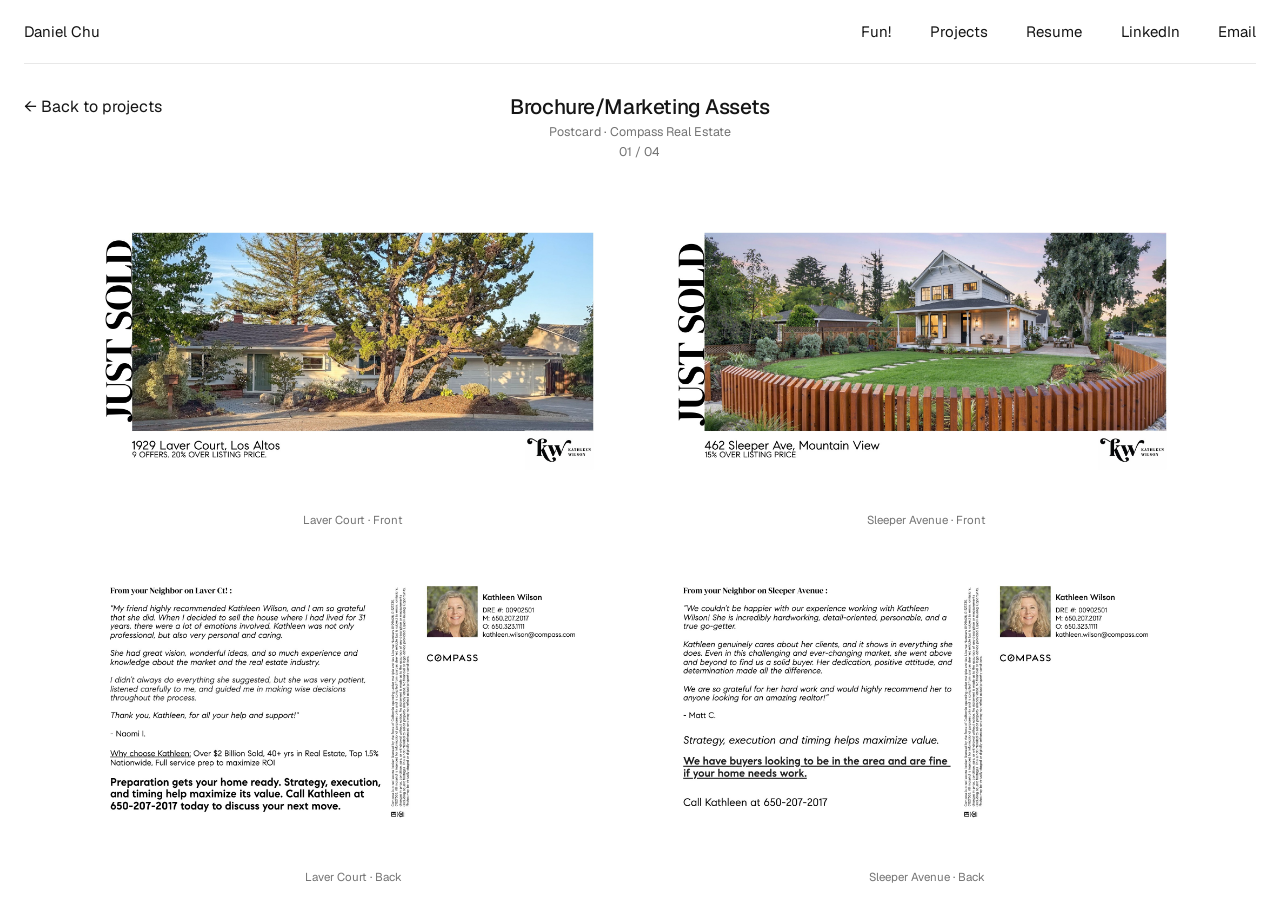
<file: projects/marketing-assets.html>
<!DOCTYPE html>
<html lang="en">
<head>
  <meta charset="UTF-8">
  <meta name="viewport" content="width=device-width, initial-scale=1.0">
  <title>Brochure/Marketing Assets | Daniel Chu</title>
  <meta name="description" content="A selection of real estate postcards and marketing collateral designed by Daniel Chu.">
  <link rel="stylesheet" href="../styles.css?v=20261106-greenwall-reupload">
  <link rel="stylesheet" href="case-study.css?v=20261106-laver-no-captions">
</head>
<body class="marketing-assets-case">
  <div class="case-page">
    <header class="case-header">
      <div class="case-brand-lockup">
        <a class="case-brand" href="../index.html"><span>Daniel Chu</span></a>
      </div>
      <nav class="case-header-links" aria-label="Case study navigation">
        <a href="../fun.html">Fun!</a>
        <a href="../index.html#portfolio">Projects</a>
        <a href="../assets/Daniel-Chu-Resume.pdf?v=20261109-resume9" target="_blank" rel="noreferrer">Resume</a>
        <a href="https://www.linkedin.com/in/dcchu/" target="_blank" rel="noreferrer">LinkedIn</a>
        <a href="mailto:danielcchu17@gmail.com">Email</a>
      </nav>
    </header>

    <main class="marketing-assets-main">
      <header class="marketing-assets-intro">
        <a class="case-back" href="../index.html#portfolio">&larr; Back to projects</a>
        <div class="marketing-assets-heading">
          <h1>Brochure/Marketing Assets</h1>
          <p>
            <span data-gallery-label>Postcard</span>
            &middot; Compass Real Estate
            <span data-gallery-counter>01 / 04</span>
          </p>
        </div>
      </header>

      <section class="marketing-assets-viewer" aria-label="Marketing asset gallery" aria-live="polite">
        <div class="marketing-assets-slide is-active" data-gallery-slide data-label="Postcard">
          <div class="marketing-assets-gallery" aria-label="Laver Court and Sleeper Avenue postcards">
            <figure class="marketing-assets-figure">
              <img src="../assets/work/marketing-assets/laver-postcard-1.jpg" alt="Front of the Laver Court real estate postcard">
              <figcaption>Laver Court &middot; Front</figcaption>
            </figure>
            <figure class="marketing-assets-figure">
              <img src="../assets/work/marketing-assets/sleeper-postcard-1.jpg" alt="Front of the Sleeper Avenue real estate postcard">
              <figcaption>Sleeper Avenue &middot; Front</figcaption>
            </figure>
            <figure class="marketing-assets-figure">
              <img src="../assets/work/marketing-assets/laver-postcard-2.jpg" alt="Back of the Laver Court real estate postcard">
              <figcaption>Laver Court &middot; Back</figcaption>
            </figure>
            <figure class="marketing-assets-figure">
              <img src="../assets/work/marketing-assets/sleeper-postcard-2.jpg" alt="Back of the Sleeper Avenue real estate postcard">
              <figcaption>Sleeper Avenue &middot; Back</figcaption>
            </figure>
          </div>
        </div>

        <div class="marketing-assets-slide" data-gallery-slide data-label="Brochure" aria-hidden="true">
          <div class="marketing-assets-gallery marketing-assets-gallery-brochure" aria-label="64 Alvarado Avenue brochure">
            <figure class="marketing-assets-figure">
              <img src="../assets/work/marketing-assets/alvarado-brochure-1.jpg" alt="Cover of the 64 Alvarado Avenue real estate brochure">
              <figcaption>64 Alvarado &middot; Cover</figcaption>
            </figure>
            <figure class="marketing-assets-figure">
              <img src="../assets/work/marketing-assets/alvarado-brochure-2.jpg" alt="Property overview page of the 64 Alvarado Avenue brochure">
              <figcaption>64 Alvarado &middot; Overview</figcaption>
            </figure>
            <figure class="marketing-assets-figure">
              <img src="../assets/work/marketing-assets/alvarado-brochure-3.jpg" alt="Property photography page of the 64 Alvarado Avenue brochure">
              <figcaption>64 Alvarado &middot; Property</figcaption>
            </figure>
            <figure class="marketing-assets-figure">
              <img src="../assets/work/marketing-assets/alvarado-brochure-4.jpg" alt="Floor plans page of the 64 Alvarado Avenue brochure">
              <figcaption>64 Alvarado &middot; Floor plans</figcaption>
            </figure>
          </div>
        </div>

        <div class="marketing-assets-slide" data-gallery-slide data-label="Postcard" aria-hidden="true">
          <div class="marketing-assets-gallery marketing-assets-gallery-kathy" aria-label="0 Kathy Lane postcard">
            <figure class="marketing-assets-figure">
              <img src="../assets/work/marketing-assets/kathy-postcard-1.jpg" alt="Front of the 0 Kathy Lane real estate postcard">
              <figcaption>0 Kathy Lane &middot; Front</figcaption>
            </figure>
            <figure class="marketing-assets-figure">
              <img src="../assets/work/marketing-assets/kathy-postcard-2.jpg" alt="Back of the 0 Kathy Lane real estate postcard">
              <figcaption>0 Kathy Lane &middot; Back</figcaption>
            </figure>
          </div>
        </div>

        <div class="marketing-assets-slide" data-gallery-slide data-label="Brochure" aria-hidden="true">
          <div class="marketing-assets-gallery marketing-assets-gallery-laver" aria-label="1929 Laver Court brochure">
            <figure class="marketing-assets-figure">
              <img src="../assets/work/marketing-assets/laver-brochure-1.jpg" alt="Cover of the 1929 Laver Court real estate brochure">
            </figure>
            <figure class="marketing-assets-figure">
              <img src="../assets/work/marketing-assets/laver-brochure-2.jpg" alt="Interior photography page of the 1929 Laver Court real estate brochure">
            </figure>
            <figure class="marketing-assets-figure">
              <img src="../assets/work/marketing-assets/laver-brochure-3.jpg" alt="Property overview page of the 1929 Laver Court real estate brochure">
            </figure>
            <figure class="marketing-assets-figure">
              <img src="../assets/work/marketing-assets/laver-brochure-4.jpg" alt="Floor plans page of the 1929 Laver Court real estate brochure">
            </figure>
          </div>
        </div>

        <button class="marketing-assets-click-zone marketing-assets-click-zone-left" type="button" data-gallery-direction="-1" aria-label="View previous asset">
          <span class="marketing-assets-cursor" aria-hidden="true">&larr;</span>
        </button>
        <button class="marketing-assets-click-zone marketing-assets-click-zone-right" type="button" data-gallery-direction="1" aria-label="View next asset">
          <span class="marketing-assets-cursor" aria-hidden="true">&rarr;</span>
        </button>
      </section>

      <nav class="marketing-assets-mobile-nav" aria-label="Marketing asset controls">
        <button type="button" data-gallery-direction="-1">&larr; Previous</button>
        <span data-gallery-counter>01 / 04</span>
        <button type="button" data-gallery-direction="1">Next &rarr;</button>
      </nav>
    </main>
  </div>
  <script src="marketing-assets.js?v=20261109-swipe"></script>
</body>
</html>
</file>
<file: styles.css>
@font-face {
  font-family: "Geist";
  src: url("assets/fonts/geist/Geist-Variable.woff2") format("woff2");
  font-style: normal;
  font-weight: 100 900;
  font-display: swap;
}

@font-face {
  font-family: "Geist";
  src: url("assets/fonts/geist/Geist-VariableItalic.woff2") format("woff2");
  font-style: italic;
  font-weight: 100 900;
  font-display: swap;
}

:root {
  --bg: #ffffff;
  --panel: #ece9e3;
  --text: #111111;
  --muted: #706a63;
  --faint: #b1aaa2;
  --highlight: #a8ff72;
  --dark: #2d2f34;
  --charcoal: #454545;
  --red-a: #6c1f1b;
  --red-b: #a63f33;
  --light-a: #e8e3db;
  --light-b: #d9d4cc;
  --silver-a: #d3cfc7;
  --silver-b: #c5bfb6;
}

* {
  box-sizing: border-box;
}

html {
  scroll-behavior: smooth;
}

body {
  margin: 0;
  overflow-x: clip;
  background:
    radial-gradient(circle at 78% 18%, rgba(168, 255, 114, 0.1), transparent 24rem),
    var(--bg);
  color: var(--text);
  font-family: "Geist", "Helvetica Neue", Helvetica, Arial, sans-serif;
}

a {
  color: inherit;
  text-decoration: none;
}

a:hover,
a:focus-visible {
  text-decoration: underline;
  text-underline-offset: 0.18em;
}

::selection {
  background: var(--highlight);
  color: var(--text);
}

.hero-nav-links a:hover,
.hero-nav-links a:focus-visible,
.contact-links a:hover,
.contact-links a:focus-visible {
  color: var(--highlight);
  text-decoration-color: var(--highlight);
}

h1,
h2,
h3,
p,
ul {
  margin: 0;
}

p,
li {
  color: var(--muted);
  line-height: 1.45;
}

h2,
h3 {
  font-family: "Geist", "Helvetica Neue", Helvetica, Arial, sans-serif;
  line-height: 1.1;
  letter-spacing: -0.02em;
  font-weight: 400;
}

ul {
  padding-left: 1.15rem;
}

.page-shell {
  width: min(1320px, calc(100% - 3rem));
  margin: 0 auto;
  padding: 0;
}

.hero {
  --hero-bg-y: 33%;
  position: relative;
  isolation: isolate;
  display: flex;
  flex-direction: column;
}

.hero::before {
  content: "";
  position: absolute;
  z-index: -1;
  top: 0;
  right: calc(50% - 50vw);
  bottom: 0;
  left: calc(50% - 50vw);
  border-block: 1px solid rgba(255, 255, 255, 0.16);
  background: url("assets/hero-aurora.jpg") center var(--hero-bg-y) / cover no-repeat;
}

.hero-nav {
  position: sticky;
  isolation: isolate;
  top: 0;
  z-index: 100;
  min-height: 4rem;
  display: flex;
  align-items: center;
  justify-content: space-between;
  gap: 2rem;
}

.hero-nav::before {
  content: "";
  position: absolute;
  z-index: -1;
  top: 0;
  right: calc(50% - 50vw);
  bottom: 0;
  left: calc(50% - 50vw);
  border-bottom: 1px solid rgba(230, 230, 226, 0.72);
  background: rgba(255, 255, 255, 0.72);
  backdrop-filter: blur(14px);
  -webkit-backdrop-filter: blur(14px);
}

.brand-lockup {
  display: flex;
  align-items: baseline;
  gap: 1rem;
}

.brand {
  font-family: "Geist", "Helvetica Neue", Helvetica, Arial, sans-serif;
  font-size: 0.94rem;
  font-weight: 400;
  letter-spacing: 0;
}

.brand:hover,
.brand:focus-visible {
  text-decoration: none;
}

.brand > span:first-child {
  transition: color 180ms ease;
}

.brand:hover > span:first-child,
.brand:focus-visible > span:first-child {
  color: var(--highlight);
}

.hero-nav-links {
  display: flex;
  align-items: center;
  gap: clamp(1rem, 2.4vw, 2.4rem);
  color: var(--muted);
  font-family: "Geist", "Helvetica Neue", Helvetica, Arial, sans-serif;
  font-size: 0.94rem;
  letter-spacing: 0;
}

.hero-grid {
  display: grid;
  grid-template-columns: minmax(0, 1fr) minmax(460px, 0.9fr);
  gap: clamp(4rem, 7vw, 7rem);
  align-items: start;
  padding: 2.6rem 0;
  color: #ffffff;
}

.hero-intro,
.hero-experience,
.hero-scroll {
  opacity: 0;
  animation: hero-arrive 750ms cubic-bezier(0.22, 1, 0.36, 1) forwards;
}

.hero-experience {
  animation-delay: 160ms;
}

.hero-scroll {
  animation-delay: 300ms;
}

.hero-kicker,
.hero-experience-label {
  margin-bottom: 1.2rem;
  color: var(--faint);
  font-size: 0.72rem;
  letter-spacing: 0.08em;
  text-transform: uppercase;
}

.hero-intro h1 {
  max-width: 100%;
  font-family: "Geist", "Helvetica Neue", Helvetica, Arial, sans-serif;
  font-size: clamp(1.95rem, 2.7vw, 2.2rem);
  font-weight: 400;
  letter-spacing: -0.02em;
  line-height: 1.08;
}

.hero-intro h1 em {
  font-weight: 400;
}

.hero-lead {
  display: block;
}

.tagline {
  min-height: 3.2em;
  max-width: 34rem;
  margin-top: 1.6rem;
  color: rgba(255, 255, 255, 0.84);
  font-size: clamp(0.92rem, 1.2vw, 1.05rem);
}

.tagline.is-typing::after {
  content: "";
  display: inline-block;
  width: 1px;
  height: 0.95em;
  margin-left: 0.16rem;
  background: currentColor;
  vertical-align: -0.08em;
  animation: blink-caret 900ms steps(1) infinite;
}

.hero-experience-list {
  display: grid;
  gap: 0.72rem;
}

.hero-profile-section + .hero-profile-section {
  margin-top: 1.4rem;
}

.hero-profile-heading {
  margin-bottom: 0.65rem;
  color: rgba(255, 255, 255, 0.68);
  font-size: 0.68rem;
  font-weight: 500;
  letter-spacing: 0.08em;
  line-height: 1;
  text-transform: uppercase;
}

.hero-experience-row {
  display: grid;
  grid-template-columns: 72px minmax(150px, 1fr) minmax(180px, 1.2fr);
  gap: 1rem;
  align-items: baseline;
  font-size: clamp(0.78rem, 1.05vw, 0.92rem);
}

.hero-experience-row > span:first-child {
  color: rgba(255, 255, 255, 0.68);
  font-family: "Geist", "Helvetica Neue", Helvetica, Arial, sans-serif;
  font-size: 1.05rem;
  font-style: italic;
}

.hero-experience-row strong {
  font-weight: 500;
}

.hero-experience-row > span:last-child {
  color: rgba(255, 255, 255, 0.8);
}

.hero-scroll {
  display: flex;
  align-items: center;
  justify-content: space-between;
  padding: 1.15rem 0;
  color: var(--muted);
  font-size: 0.76rem;
  letter-spacing: 0.05em;
  text-transform: uppercase;
}

.portfolio-layout {
  display: block;
  scroll-margin-top: 4.75rem;
}

.column-label {
  margin-bottom: 0.9rem;
  color: var(--muted);
  font-size: 0.76rem;
  letter-spacing: 0.04em;
  text-transform: uppercase;
}

.work-item {
  display: grid;
  grid-template-columns: 86px 1fr;
  gap: 1rem;
  margin-bottom: 1.35rem;
  align-items: start;
}

.work-section {
  margin-top: 4rem;
}

.work-meta {
  padding-top: 0.45rem;
  color: var(--faint);
  font-size: 0.82rem;
}

.work-body h2 {
  margin-bottom: 0.45rem;
  font-size: 1rem;
}

.work-summary {
  max-width: 34rem;
  font-size: 0.93rem;
}

.work-notes {
  max-width: 34rem;
  margin-top: 0.4rem;
}

.work-notes li {
  margin-bottom: 0.34rem;
}

.side-column {
  position: sticky;
  top: 1rem;
  align-self: start;
}

.side-section {
  margin-bottom: 2rem;
}

.side-section:first-child {
  margin-top: 4rem;
}

.side-section p {
  font-size: 0.93rem;
}

.mini-list {
  display: grid;
  gap: 1.1rem;
}

.mini-item {
  display: grid;
  grid-template-columns: 56px 1fr;
  gap: 0.9rem;
  align-items: start;
}

.mini-year {
  padding-top: 0.15rem;
  color: var(--faint);
  font-size: 0.78rem;
}

.mini-item h3 {
  margin-bottom: 0.16rem;
  font-size: 0.95rem;
}

.mini-item p {
  font-size: 0.88rem;
}

.contact-links {
  display: grid;
  gap: 0.5rem;
  font-size: 0.93rem;
}

.showcase-section {
  margin-top: 4rem;
}

.showcase-heading {
  display: grid;
  gap: 0.4rem;
  margin-bottom: 1rem;
}

.showcase-heading h2 {
  font-size: clamp(1.4rem, 3vw, 2rem);
}

.showcase-heading p {
  max-width: 42rem;
  font-size: 0.93rem;
}

.showcase-tabs {
  display: flex;
  flex-wrap: wrap;
  gap: 0.55rem;
  margin-bottom: 1rem;
}

.showcase-tab {
  appearance: none;
  border: 1px solid #d8d2ca;
  background: transparent;
  color: var(--muted);
  padding: 0.45rem 0.8rem;
  border-radius: 999px;
  font: inherit;
  font-size: 0.88rem;
  cursor: pointer;
  transition: background-color 180ms ease, border-color 180ms ease, color 180ms ease;
}

.showcase-tab:hover,
.showcase-tab:focus-visible {
  background: #f1efeb;
  border-color: #e1ddd6;
  color: var(--text);
}

.showcase-tab.is-active,
.showcase-tab[aria-selected="true"] {
  background: var(--text);
  border-color: var(--text);
  color: #fff;
}

.showcase-grid {
  display: grid;
  grid-template-columns: repeat(3, minmax(0, 1fr));
  gap: 4rem 1.35rem;
}

.showcase-card {
  display: grid;
  grid-template-rows: auto auto;
  align-content: start;
  gap: 0.75rem;
  padding: 0;
  background: transparent;
  transition: transform 180ms ease;
}

.showcase-card:hover,
.showcase-card:focus-within {
  transform: translateY(-3px);
}

.showcase-thumb {
  aspect-ratio: 16 / 9;
  display: flex;
  align-items: center;
  justify-content: center;
  overflow: hidden;
  background: #ebe7e0;
  transition: background-color 180ms ease, box-shadow 180ms ease;
}

.showcase-thumb img {
  display: block;
  width: 100%;
  height: 100%;
  object-fit: cover;
  object-position: top center;
}

.greenwall-card-thumb-v2 img {
  object-position: center;
}

.report-pages-thumb {
  background: #fff;
}

.two-page-cover {
  width: 100%;
  height: 100%;
  min-width: 0;
  min-height: 0;
  display: grid;
  grid-template-columns: repeat(2, minmax(0, 1fr));
  grid-template-rows: minmax(0, 1fr);
  overflow: hidden;
  background: #fff;
}

.two-page-cover img {
  width: 100%;
  height: 100%;
  min-width: 0;
  min-height: 0;
  object-fit: contain;
  object-position: top center;
}

.two-page-cover img:first-child {
  object-position: top right;
}

.two-page-cover img:last-child {
  object-position: top left;
}

.clerestory-card-thumb {
  position: relative;
  isolation: isolate;
  background: #fff;
}

.clerestory-card-art {
  position: absolute;
  inset: 0;
  display: block;
}

.clerestory-card-slide {
  position: absolute;
  inset: 0;
  display: flex;
  align-items: center;
  justify-content: center;
  opacity: 0;
  pointer-events: none;
  animation: clerestory-cover-cycle 1.5s step-end infinite;
}

.clerestory-card-slide img {
  display: block;
  width: auto;
  max-width: none;
  object-fit: contain;
  filter: drop-shadow(0 14px 18px rgba(35, 27, 21, 0.12));
}

.clerestory-card-coffee-slide {
  animation-delay: 0s;
}

.clerestory-card-coffee-slide img {
  height: 96% !important;
}

.clerestory-card-island-slide {
  animation-delay: -1s;
}

.clerestory-card-island-slide img {
  height: 88% !important;
  transform: rotate(-1deg);
}

.clerestory-card-tote-slide {
  gap: 1%;
  padding: 3% 5%;
  animation-delay: -0.5s;
}

.clerestory-card-tote-slide img {
  width: auto;
  height: 88% !important;
  max-width: 29%;
}

@keyframes clerestory-cover-cycle {
  0%,
  33.32% {
    opacity: 1;
  }

  33.33%,
  100% {
    opacity: 0;
  }
}

@media (prefers-reduced-motion: reduce) {
  .clerestory-card-slide {
    animation: none;
    opacity: 0;
  }

  .clerestory-card-island-slide {
    opacity: 1;
  }
}

.marketing-assets-card-thumb {
  position: relative;
  isolation: isolate;
  background: #fff;
}

.marketing-assets-card-art,
.marketing-assets-card-slide {
  position: absolute;
  inset: 0;
}

.marketing-assets-card-slide {
  display: flex;
  align-items: center;
  justify-content: center;
  padding: 2.5%;
  opacity: 0;
  pointer-events: none;
  animation: marketing-assets-cover-cycle 2s step-end infinite;
}

.marketing-assets-card-slide img {
  width: 100%;
  height: 100%;
  object-fit: contain;
  object-position: center;
}

.marketing-assets-brochure-slide {
  animation-delay: 0s;
}

.marketing-assets-sleeper-slide {
  animation-delay: -1.5s;
}

.marketing-assets-kathy-slide {
  animation-delay: -1s;
}

.marketing-assets-laver-slide {
  animation-delay: -0.5s;
}

@keyframes marketing-assets-cover-cycle {
  0%,
  24.99% {
    opacity: 1;
  }

  25%,
  100% {
    opacity: 0;
  }
}

@media (prefers-reduced-motion: reduce) {
  .marketing-assets-card-slide {
    animation: none;
    opacity: 0;
  }

  .marketing-assets-brochure-slide {
    opacity: 1;
  }
}

.email-marketing-card-thumb {
  position: relative;
  align-items: flex-start;
  padding-top: 0;
  background: transparent;
}

.email-marketing-cover-frame {
  display: block;
  width: 61%;
  padding: 5px;
  background: #f7f7f7;
  flex: 0 0 auto;
}

.email-marketing-cover-frame > img {
  width: 100%;
  height: auto;
  object-fit: contain;
  object-position: top center;
}

.touchpoints-thumb {
  overflow: hidden;
  background: #dce6ef;
}

.touchpoints-art {
  width: 100%;
  height: 100%;
  display: flex;
  flex-direction: column;
  justify-content: space-between;
  padding: clamp(1rem, 2.4vw, 1.7rem);
  background:
    radial-gradient(circle at 18% 12%, rgba(255, 255, 255, 0.95), transparent 38%),
    linear-gradient(135deg, #e8eef4, #c7d6e4 58%, #eee7de);
  color: #3f4854;
}

.touchpoints-art-header,
.touchpoints-art-footer {
  display: flex;
  align-items: center;
  justify-content: space-between;
  gap: 1rem;
  font-size: clamp(0.58rem, 1vw, 0.72rem);
  letter-spacing: 0.07em;
  text-transform: uppercase;
}

.touchpoints-art-header {
  color: rgba(63, 72, 84, 0.62);
}

.touchpoints-art-footer strong {
  font-family: "Geist", "Helvetica Neue", Helvetica, Arial, sans-serif;
  font-size: clamp(0.9rem, 1.7vw, 1.25rem);
  font-weight: 400;
  letter-spacing: -0.02em;
  text-transform: none;
}

.touchpoints-flow {
  display: grid;
  grid-template-columns: minmax(100px, 0.8fr) auto minmax(140px, 1.1fr);
  gap: clamp(0.6rem, 1.7vw, 1.25rem);
  align-items: center;
}

.touchpoints-signals {
  display: grid;
  gap: 0.42rem;
}

.touchpoints-signals span {
  padding: clamp(0.45rem, 1.1vw, 0.75rem);
  border: 1px solid rgba(63, 72, 84, 0.12);
  background: rgba(255, 255, 255, 0.76);
  box-shadow: 0 8px 18px rgba(63, 72, 84, 0.06);
  font-size: clamp(0.55rem, 1.1vw, 0.76rem);
}

.touchpoints-arrow {
  color: rgba(63, 72, 84, 0.45);
  font-family: "Geist", "Helvetica Neue", Helvetica, Arial, sans-serif;
  font-size: clamp(1.2rem, 2.7vw, 2rem);
}

.touchpoints-value {
  min-height: clamp(130px, 18vw, 190px);
  display: flex;
  flex-direction: column;
  padding: clamp(0.8rem, 1.8vw, 1.3rem);
  background: #3f4854;
  color: #fff;
  box-shadow: 0 16px 35px rgba(63, 72, 84, 0.2);
}

.touchpoints-value small {
  color: #c4ccd4;
  font-size: clamp(0.5rem, 0.9vw, 0.65rem);
  letter-spacing: 0.07em;
  text-transform: uppercase;
}

.touchpoints-value strong {
  max-width: 9ch;
  margin-top: auto;
  font-family: "Geist", "Helvetica Neue", Helvetica, Arial, sans-serif;
  font-size: clamp(1rem, 2.4vw, 1.7rem);
  font-weight: 400;
  letter-spacing: -0.03em;
  line-height: 1;
}

.touchpoints-bars {
  height: 26px;
  display: flex;
  align-items: end;
  gap: 5px;
  margin-top: 0.7rem;
  border-bottom: 1px solid rgba(255, 255, 255, 0.25);
}

.touchpoints-bars i {
  width: 10%;
  background: var(--highlight);
}

.touchpoints-bars i:nth-child(1) { height: 35%; }
.touchpoints-bars i:nth-child(2) { height: 50%; }
.touchpoints-bars i:nth-child(3) { height: 44%; }
.touchpoints-bars i:nth-child(4) { height: 72%; }
.touchpoints-bars i:nth-child(5) { height: 92%; }

.showcase-card:hover .showcase-thumb,
.showcase-card:focus-within .showcase-thumb {
  box-shadow: none;
}

.showcase-copy {
  display: grid;
  grid-template-rows: auto auto;
  align-content: start;
  gap: 0.12rem;
}

.showcase-copy h3 {
  font-size: 0.86rem;
  line-height: 1.25;
}

.showcase-copy p {
  font-size: 0.76rem;
  line-height: 1.4;
}

.showcase-card.is-hidden {
  display: none;
}

.reveal {
  opacity: 0;
  transform: translateY(18px);
  transition: opacity 560ms ease, transform 560ms ease;
}

.reveal.is-visible {
  opacity: 1;
  transform: translateY(0);
}

@keyframes blink-caret {
  0%,
  49% {
    opacity: 1;
  }

  50%,
  100% {
    opacity: 0;
  }
}

@keyframes hero-arrive {
  from {
    opacity: 0;
    transform: translateY(22px);
  }

  to {
    opacity: 1;
    transform: translateY(0);
  }
}

.site-footer {
  width: 100vw;
  margin-top: clamp(1.5rem, 4vw, 3.5rem);
  margin-left: calc(50% - 50vw);
  padding: clamp(0.75rem, 2vw, 1.5rem) 0 0;
  overflow: hidden;
  background: transparent;
}

.site-footer-name {
  width: 100%;
  color: #c7c7c7;
  font-family: "Geist", "Helvetica Neue", Helvetica, Arial, sans-serif;
  font-size: clamp(4rem, 22vw, 20rem);
  font-weight: 750;
  line-height: 0.76;
  letter-spacing: -0.08em;
  text-align: left;
  text-indent: -0.09em;
  white-space: nowrap;
  transform: scaleX(1.0375);
  transform-origin: left center;
  background-image: url("assets/hero-aurora.jpg");
  background-repeat: no-repeat;
  background-position: center var(--footer-bg-y, 20%);
  background-size: 115vw auto;
  -webkit-background-clip: text;
  background-clip: text;
  -webkit-text-fill-color: transparent;
}

.fun-shell {
  min-height: 100vh;
}

.fun-page {
  display: grid;
  width: 100vw;
  min-height: calc(100vh - 4rem);
  margin-left: calc(50% - 50vw);
  padding: 2rem;
  background: url("assets/hero-aurora.jpg") center 38% / cover no-repeat;
  place-items: center;
}

.fun-hero {
  color: #fff;
  text-align: center;
}

.fun-hero h1 {
  font-size: clamp(3.5rem, 9vw, 8rem);
  font-weight: 500;
  line-height: 0.95;
  letter-spacing: -0.06em;
}

@media (prefers-reduced-motion: reduce) {
  .hero-intro,
  .hero-experience,
  .hero-scroll {
    opacity: 1;
    animation: none;
  }

  .tagline.is-typing::after {
    animation: none;
  }
}

@media (max-width: 900px) {
  .hero-grid {
    grid-template-columns: 1fr;
    gap: 4rem;
    padding: 2.6rem 0;
  }

  .hero-intro h1 {
    max-width: 26ch;
  }

  .hero-experience {
    max-width: 44rem;
  }

  .hero-scroll {
    margin-top: 1.5rem;
  }
}

@media (max-width: 980px) {
  .portfolio-layout {
    grid-template-columns: 1fr;
    gap: 2.75rem;
  }

  .side-column {
    position: static;
  }

  .showcase-grid {
    grid-template-columns: repeat(2, minmax(0, 1fr));
  }
}

@media (max-width: 680px) {
  .page-shell {
    width: min(100% - 1.5rem, 1320px);
  }

  .hero-nav {
    flex-direction: column;
    align-items: flex-start;
    gap: 0.8rem;
    padding: 0.9rem 0;
  }

  .hero-nav-links {
    width: 100%;
    flex-wrap: wrap;
    justify-content: space-between;
    gap: 0.65rem 1rem;
    font-size: 0.67rem;
  }

  .hero-grid {
    gap: 3.5rem;
    padding-top: 2.6rem;
  }

  .hero-intro h1 {
    font-size: clamp(2rem, 8.5vw, 2.65rem);
  }

  .tagline {
    min-height: 4.4em;
  }

  .showcase-thumb {
    aspect-ratio: 4 / 3;
  }

  .hero-experience-row {
    grid-template-columns: 62px 1fr;
    gap: 0.15rem 0.75rem;
  }

  .hero-experience-row > span:last-child {
    grid-column: 2;
  }

  .work-item,
  .mini-item {
    grid-template-columns: 1fr;
    gap: 0.35rem;
  }

  .work-meta,
  .mini-year {
    padding-top: 0;
  }

  .showcase-grid {
    grid-template-columns: 1fr;
  }

  .site-footer {
    margin-top: 2rem;
    padding-top: 0.75rem;
  }

}
</file>
<file: projects/case-study.css>
:root {
  --case-ink: #3f4854;
  --case-muted: #8b9199;
  --case-rule: #e4e6e8;
  --case-blue: #dce8f4;
  --case-blue-deep: #7f9fbd;
  --case-warm: #f2eee7;
}

body {
  color: var(--case-ink);
  background: #fafbfc;
}

.case-page {
  width: min(1240px, calc(100% - 3rem));
  margin: 0 auto;
}

.case-header {
  position: sticky;
  top: 0;
  z-index: 100;
  min-height: 4rem;
  display: flex;
  align-items: center;
  justify-content: space-between;
  gap: 2rem;
  border-bottom: 1px solid var(--case-rule);
  background: rgba(250, 251, 252, 0.92);
  backdrop-filter: blur(14px);
  -webkit-backdrop-filter: blur(14px);
  font-family: "Geist", "Helvetica Neue", Helvetica, Arial, sans-serif;
  font-size: 0.94rem;
}

.case-brand-lockup {
  display: flex;
  gap: 1rem;
}

.case-brand:hover,
.case-brand:focus-visible {
  text-decoration: none;
}

.case-brand > span:first-child {
  transition: color 180ms ease;
}

.case-brand:hover > span:first-child,
.case-brand:focus-visible > span:first-child {
  color: var(--highlight);
}

.case-header-links {
  display: flex;
  gap: clamp(1.2rem, 3vw, 2.5rem);
}

.case-header a:hover,
.case-header a:focus-visible,
.case-actions a:hover,
.case-actions a:focus-visible {
  color: #111;
  text-decoration-color: var(--highlight);
}

.case-layout {
  display: grid;
  grid-template-columns: 180px minmax(0, 1fr);
  gap: clamp(2rem, 5vw, 5rem);
  padding: 3.25rem 0 6rem;
}

.case-rail {
  position: sticky;
  top: 2rem;
  height: fit-content;
  font-size: 0.88rem;
}

.case-back {
  display: inline-block;
  margin-bottom: 2.6rem;
  color: var(--case-ink);
}

.case-index {
  display: grid;
  gap: 0.75rem;
  color: var(--case-muted);
}

.case-index a:hover,
.case-index a:focus-visible {
  color: var(--case-ink);
  text-decoration: none;
}

.case-content {
  min-width: 0;
}

.case-hero,
.case-section {
  scroll-margin-top: 5.25rem;
}

.case-hero {
  animation: case-enter 700ms cubic-bezier(0.22, 1, 0.36, 1) both;
}

.case-eyebrow,
.section-kicker,
.case-meta dt,
.recommendation-card > span,
.cohort-card > span {
  color: var(--case-muted);
  font-size: 0.72rem;
  letter-spacing: 0.08em;
  text-transform: uppercase;
}

.case-eyebrow {
  max-width: 62ch;
  line-height: 1.45;
  letter-spacing: 0;
  text-transform: none;
}

.case-hero h1 {
  max-width: 16ch;
  margin-top: 1.15rem;
  font-family: "Geist", "Helvetica Neue", Helvetica, Arial, sans-serif;
  font-size: clamp(3.6rem, 7vw, 6.6rem);
  font-weight: 400;
  letter-spacing: -0.045em;
  line-height: 0.96;
}

.case-hero h1 em {
  font-weight: 400;
}

.case-lede {
  max-width: 46rem;
  margin-top: 1.5rem;
  font-size: clamp(1rem, 1.5vw, 1.2rem);
}

.case-cover {
  min-height: 420px;
  display: grid;
  grid-template-columns: minmax(180px, 0.75fr) auto minmax(260px, 1.15fr);
  gap: clamp(1rem, 4vw, 3.5rem);
  align-items: center;
  margin-top: 3rem;
  padding: clamp(2rem, 6vw, 5rem);
  overflow: hidden;
  background:
    radial-gradient(circle at 25% 20%, rgba(255, 255, 255, 0.95), transparent 16rem),
    linear-gradient(135deg, #e5edf5, #c8d7e5 52%, #f0e9df);
}

.signal-stack {
  display: grid;
  gap: 0.65rem;
}

.signal-stack span {
  display: block;
  padding: 0.9rem 1rem;
  border: 1px solid rgba(63, 72, 84, 0.15);
  background: rgba(255, 255, 255, 0.72);
  box-shadow: 0 12px 30px rgba(63, 72, 84, 0.08);
  font-size: 0.88rem;
}

.signal-stack span:nth-child(2) {
  transform: translateX(1rem);
}

.cover-arrow {
  color: rgba(63, 72, 84, 0.45);
  font-family: "Geist", "Helvetica Neue", Helvetica, Arial, sans-serif;
  font-size: 2.5rem;
}

.value-card {
  padding: clamp(1.5rem, 4vw, 3rem);
  background: var(--case-ink);
  color: #fff;
  box-shadow: 0 22px 55px rgba(63, 72, 84, 0.2);
}

.value-card span {
  color: #bfc8d2;
  font-size: 0.75rem;
  letter-spacing: 0.08em;
  text-transform: uppercase;
}

.value-card strong {
  display: block;
  margin-top: 2.5rem;
  font-family: "Geist", "Helvetica Neue", Helvetica, Arial, sans-serif;
  font-size: clamp(1.8rem, 3.5vw, 3rem);
  font-weight: 400;
  letter-spacing: -0.03em;
  line-height: 1.04;
}

.case-meta {
  display: grid;
  grid-template-columns: repeat(4, minmax(0, 1fr));
  gap: 1.5rem;
  margin: 2.25rem 0 0;
}

.case-meta div {
  border-top: 1px solid var(--case-rule);
  padding-top: 0.9rem;
}

.case-meta dd {
  margin: 0.5rem 0 0;
  color: var(--case-ink);
  font-size: 0.9rem;
  line-height: 1.4;
}

.confidentiality-note {
  margin-top: 1.5rem;
  color: var(--case-muted);
  font-size: 0.8rem;
}

.case-section {
  padding-top: clamp(6rem, 12vw, 10rem);
}

.case-section h2 {
  max-width: 20ch;
  margin-top: 0.8rem;
  font-size: clamp(2.3rem, 5vw, 4.4rem);
  letter-spacing: -0.04em;
  line-height: 1;
}

.section-intro {
  max-width: 46rem;
  margin-top: 1.5rem;
  font-size: 1.05rem;
}

.problem-map {
  display: grid;
  grid-template-columns: repeat(3, minmax(0, 1fr));
  margin-top: 3rem;
  border-top: 1px solid var(--case-rule);
  border-bottom: 1px solid var(--case-rule);
}

.problem-map article {
  min-height: 250px;
  padding: 1.25rem;
  border-right: 1px solid var(--case-rule);
}

.problem-map article:last-child {
  border-right: 0;
}

.problem-number,
.principle-index {
  color: var(--case-muted);
  font-family: "Geist", "Helvetica Neue", Helvetica, Arial, sans-serif;
  font-style: italic;
}

.problem-map h3 {
  margin-top: 4rem;
  font-size: 1.45rem;
}

.problem-map p {
  margin-top: 0.65rem;
  font-size: 0.9rem;
}

.cohort-grid {
  display: grid;
  grid-template-columns: repeat(2, minmax(0, 1fr));
  gap: 1rem;
  margin-top: 3rem;
}

.cohort-card {
  min-height: 460px;
  padding: clamp(1.5rem, 4vw, 3rem);
}

.cohort-card h3 {
  max-width: 10ch;
  margin-top: 5rem;
  font-size: clamp(2rem, 4vw, 3.4rem);
  letter-spacing: -0.04em;
  line-height: 1;
}

.cohort-card p {
  max-width: 30rem;
  margin-top: 1.2rem;
}

.cohort-card ul {
  display: grid;
  gap: 0.4rem;
  margin-top: 1.5rem;
}

.cohort-dark {
  background: var(--case-ink);
  color: #fff;
}

.cohort-dark p,
.cohort-dark li,
.cohort-dark > span {
  color: #c8cdd3;
}

.cohort-light {
  background: var(--case-warm);
}

.principle-list {
  margin-top: 3rem;
  border-top: 1px solid var(--case-rule);
}

.principle-row {
  display: grid;
  grid-template-columns: 50px minmax(0, 1fr) minmax(220px, 0.75fr);
  gap: 1.5rem;
  padding: 2rem 0;
  border-bottom: 1px solid var(--case-rule);
}

.principle-row h3 {
  font-size: 1.35rem;
}

.principle-row p {
  margin-top: 0.5rem;
  font-size: 0.92rem;
}

.principle-example {
  color: var(--case-muted);
}

.recommendation-grid {
  display: grid;
  grid-template-columns: repeat(2, minmax(0, 1fr));
  gap: 1rem;
  margin-top: 3rem;
}

.recommendation-card {
  min-height: 360px;
  padding: clamp(1.5rem, 4vw, 2.5rem);
  border: 1px solid var(--case-rule);
  background: #fff;
}

.recommendation-card h3 {
  margin-top: 0.65rem;
  font-size: clamp(1.8rem, 3vw, 2.8rem);
}

.recommendation-card > p {
  margin-top: 1.5rem;
  font-size: 0.9rem;
}

.recommendation-wide {
  min-height: 400px;
  grid-column: 1 / -1;
  background: var(--case-blue);
}

.metric-row {
  display: grid;
  grid-template-columns: repeat(2, 1fr);
  gap: 0.75rem;
  margin-top: 5rem;
}

.metric-row div {
  padding-top: 1rem;
  border-top: 1px solid var(--case-rule);
}

.metric-row strong {
  display: block;
  font-family: "Geist", "Helvetica Neue", Helvetica, Arial, sans-serif;
  font-size: 2.5rem;
  font-weight: 400;
}

.metric-row span {
  color: var(--case-muted);
  font-size: 0.8rem;
}

.status-list {
  display: grid;
  gap: 0.7rem;
  margin-top: 4.2rem;
}

.status-list span {
  display: flex;
  align-items: center;
  gap: 0.7rem;
  padding: 0.8rem 0;
  border-bottom: 1px solid var(--case-rule);
  font-size: 0.88rem;
}

.status-list i {
  width: 0.65rem;
  height: 0.65rem;
  border-radius: 50%;
  background: var(--highlight);
}

.scoreboard {
  height: 150px;
  display: flex;
  align-items: end;
  gap: clamp(0.5rem, 2vw, 1.3rem);
  margin-top: 3rem;
  padding-top: 1rem;
  border-bottom: 1px solid rgba(63, 72, 84, 0.3);
}

.scoreboard span {
  width: min(8%, 55px);
  height: var(--height);
  background: var(--case-ink);
}

.reflection-section {
  padding-bottom: 4rem;
}

.reflection-grid {
  display: grid;
  grid-template-columns: repeat(2, minmax(0, 1fr));
  gap: 2rem;
  margin-top: 2.5rem;
  padding-top: 1.5rem;
  border-top: 1px solid var(--case-rule);
}

.reflection-grid p {
  font-size: 1rem;
}

.case-actions {
  display: flex;
  justify-content: space-between;
  gap: 1rem;
  margin-top: 4rem;
  padding-top: 1.25rem;
  border-top: 1px solid var(--case-rule);
  font-size: 0.9rem;
}

@keyframes case-enter {
  from {
    opacity: 0;
    transform: translateY(18px);
  }

  to {
    opacity: 1;
    transform: translateY(0);
  }
}

@media (prefers-reduced-motion: reduce) {
  .case-hero {
    animation: none;
  }
}

@media (max-width: 900px) {
  .case-layout {
    grid-template-columns: 1fr;
  }

  .case-rail {
    position: static;
  }

  .case-index {
    display: none;
  }

  .case-back {
    margin-bottom: 0;
  }

  .case-cover {
    min-height: 360px;
  }

  .case-meta {
    grid-template-columns: repeat(2, minmax(0, 1fr));
  }
}

@media (max-width: 680px) {
  .case-page {
    width: calc(100% - 1.5rem);
  }

  .case-header {
    align-items: flex-start;
    flex-direction: column;
    gap: 0.8rem;
    padding: 0.9rem 0;
  }

  .case-header-links {
    width: 100%;
    justify-content: space-between;
  }

  .case-layout {
    padding-top: 2rem;
  }

  .case-hero h1 {
    font-size: clamp(3rem, 14vw, 4rem);
  }

  .case-cover {
    min-height: 520px;
    grid-template-columns: 1fr;
  }

  .signal-stack span:nth-child(2) {
    transform: none;
  }

  .cover-arrow {
    transform: rotate(90deg);
    text-align: center;
  }

  .case-meta,
  .problem-map,
  .cohort-grid,
  .recommendation-grid,
  .reflection-grid {
    grid-template-columns: 1fr;
  }

  .problem-map article {
    min-height: auto;
    border-right: 0;
    border-bottom: 1px solid var(--case-rule);
  }

  .problem-map article:last-child {
    border-bottom: 0;
  }

  .problem-map h3,
  .cohort-card h3 {
    margin-top: 2.5rem;
  }

  .cohort-card {
    min-height: 390px;
  }

  .principle-row {
    grid-template-columns: 36px 1fr;
  }

  .principle-example {
    grid-column: 2;
  }

  .recommendation-wide {
    grid-column: auto;
  }

  .case-actions {
    align-items: flex-start;
    flex-direction: column;
  }
}

.clerestory-case {
  --case-ink: #173d2a;
  --case-muted: #6b766f;
  --case-rule: rgba(23, 61, 42, 0.16);
  background: #f4f1e9;
}

.clerestory-case .case-header {
  background: rgba(244, 241, 233, 0.88);
}

.clerestory-case .case-hero h1 {
  max-width: 14ch;
}

.clerestory-gallery {
  display: grid;
  gap: clamp(1rem, 2.5vw, 2rem);
  margin-top: 2.5rem;
}

.clerestory-gallery-process {
  grid-template-columns: 1.08fr 0.92fr;
}

.clerestory-gallery-final {
  grid-template-columns: 0.72fr 1.28fr;
  align-items: start;
}

.clerestory-figure {
  min-width: 0;
  margin: 0;
}

.clerestory-figure-wide {
  grid-row: span 2;
}

.clerestory-figure-tall {
  grid-row: span 2;
}

.clerestory-figure img {
  width: 100%;
  display: block;
  background: #fff;
  object-fit: cover;
}

.clerestory-gallery-process .clerestory-figure-wide img {
  aspect-ratio: 4 / 5;
}

.clerestory-gallery-process .clerestory-figure:not(.clerestory-figure-wide) img {
  aspect-ratio: 16 / 9;
}

.clerestory-gallery-final .clerestory-figure-tall img {
  aspect-ratio: 2 / 3;
}

.clerestory-gallery-final .clerestory-figure:not(.clerestory-figure-tall) img {
  aspect-ratio: 3 / 2;
}

.clerestory-figure figcaption {
  margin-top: 0.65rem;
  color: var(--case-muted);
  font-size: 0.78rem;
}

@media (max-width: 680px) {
  .clerestory-gallery-process,
  .clerestory-gallery-final {
    grid-template-columns: 1fr;
  }

  .clerestory-figure-wide,
  .clerestory-figure-tall {
    grid-row: auto;
  }

  .clerestory-gallery-process .clerestory-figure-wide img,
  .clerestory-gallery-final .clerestory-figure-tall img {
    aspect-ratio: auto;
  }
}

.marketing-assets-case {
  --case-ink: #151515;
  --case-muted: #747474;
  --case-rule: #e8e8e8;
  background: #fff;
}

.marketing-assets-case .case-header {
  background: rgba(255, 255, 255, 0.92);
}

.marketing-assets-main {
  height: calc(100vh - 4rem);
  min-height: 0;
  display: grid;
  grid-template-rows: auto minmax(0, 1fr);
  padding: 2rem 0 1rem;
  overflow: hidden;
}

.marketing-assets-intro {
  display: grid;
  grid-template-columns: 1fr auto 1fr;
  align-items: start;
  gap: 2rem;
}

.marketing-assets-intro .case-back {
  margin: 0;
  justify-self: start;
}

.marketing-assets-heading {
  text-align: center;
}

.marketing-assets-heading h1 {
  font-family: "Geist", "Helvetica Neue", Helvetica, Arial, sans-serif;
  font-size: clamp(1rem, 1.8vw, 1.3rem);
  font-weight: 500;
  letter-spacing: -0.02em;
  line-height: 1.1;
}

.marketing-assets-heading p {
  margin-top: 0.25rem;
  color: var(--case-muted);
  font-size: 0.78rem;
}

.marketing-assets-heading [data-gallery-counter] {
  display: block;
  margin-top: 0.15rem;
}

.marketing-assets-gallery {
  width: 90%;
  height: 100%;
  min-height: 0;
  display: grid;
  grid-template-columns: repeat(2, minmax(0, 1fr));
  grid-template-rows: repeat(2, minmax(0, 1fr));
  gap: clamp(1rem, 2vh, 1.5rem) clamp(1.25rem, 3vw, 2.5rem);
  justify-self: center;
}

.marketing-assets-viewer {
  position: relative;
  min-height: 0;
  margin-top: clamp(1.5rem, 3vh, 2.5rem);
  overflow: hidden;
}

.marketing-assets-slide {
  position: absolute;
  inset: 0;
  display: grid;
  visibility: hidden;
  opacity: 0;
  pointer-events: none;
}

.marketing-assets-slide.is-active {
  visibility: visible;
  opacity: 1;
  pointer-events: auto;
}

.marketing-assets-gallery-brochure {
  width: 100%;
  grid-template-columns: repeat(4, minmax(0, 1fr));
  grid-template-rows: minmax(0, 1fr);
  column-gap: clamp(0.4rem, 0.8vw, 0.8rem);
}

.marketing-assets-gallery-kathy {
  width: 94%;
  grid-template-columns: repeat(2, minmax(0, 1fr));
  grid-template-rows: minmax(0, 1fr);
  column-gap: clamp(1rem, 2.5vw, 2.5rem);
}

.marketing-assets-figure {
  min-width: 0;
  min-height: 0;
  display: grid;
  grid-template-rows: minmax(0, 1fr) auto;
  margin: 0;
}

.marketing-assets-figure img {
  width: 100%;
  height: 100%;
  min-height: 0;
  display: block;
  object-fit: contain;
  background: #fff;
}

.marketing-assets-figure figcaption {
  margin-top: 0.65rem;
  color: var(--case-muted);
  font-size: 0.72rem;
  text-align: center;
}

.marketing-assets-click-zone {
  position: absolute;
  z-index: 5;
  top: 0;
  bottom: 0;
  width: 50%;
  padding: 0;
  border: 0;
  background: transparent;
  cursor: none;
}

.marketing-assets-click-zone-left {
  left: 0;
}

.marketing-assets-click-zone-right {
  right: 0;
}

.marketing-assets-cursor {
  position: absolute;
  left: 50%;
  top: 50%;
  width: 2.75rem;
  height: 2.75rem;
  display: grid;
  place-items: center;
  border: 1px solid rgba(21, 21, 21, 0.14);
  border-radius: 50%;
  background: rgba(255, 255, 255, 0.9);
  box-shadow: 0 8px 24px rgba(21, 21, 21, 0.1);
  opacity: 0;
  transform: translate(-50%, -50%);
  transition: opacity 120ms ease;
  font-size: 1.1rem;
  pointer-events: none;
}

.marketing-assets-click-zone:hover .marketing-assets-cursor,
.marketing-assets-click-zone:focus-visible .marketing-assets-cursor {
  opacity: 1;
}

.marketing-assets-mobile-nav {
  display: none;
}

@media (max-width: 680px) {
  .marketing-assets-main {
    height: auto;
    display: block;
    padding-top: 2rem;
    padding-bottom: 4rem;
    overflow: visible;
  }

  .marketing-assets-intro {
    grid-template-columns: 1fr;
    gap: 2rem;
  }

  .marketing-assets-heading {
    grid-row: 1;
  }

  .marketing-assets-intro .case-back {
    grid-row: 2;
  }

  .marketing-assets-gallery {
    width: 100%;
    height: auto;
    grid-template-columns: 1fr;
    grid-template-rows: none;
    gap: 3.5rem;
    margin-top: 3.5rem;
  }

  .marketing-assets-viewer {
    min-height: 0;
    margin-top: 3.5rem;
    overflow: visible;
  }

  .marketing-assets-slide {
    position: absolute;
  }

  .marketing-assets-slide.is-active {
    position: relative;
  }

  .marketing-assets-figure {
    display: block;
  }

  .marketing-assets-figure img {
    height: auto;
    aspect-ratio: 2 / 1;
  }

  .marketing-assets-gallery-brochure .marketing-assets-figure img,
  .marketing-assets-gallery-kathy .marketing-assets-figure img {
    aspect-ratio: auto;
  }

  .marketing-assets-gallery-kathy {
    width: 100%;
    grid-template-columns: 1fr;
    grid-template-rows: none;
  }

  .marketing-assets-click-zone {
    display: none;
  }

  .marketing-assets-mobile-nav {
    display: flex;
    align-items: center;
    justify-content: space-between;
    gap: 1rem;
    margin-top: 2rem;
    padding-top: 1rem;
    border-top: 1px solid var(--case-rule);
    color: var(--case-muted);
    font-size: 0.75rem;
  }

  .marketing-assets-mobile-nav button {
    padding: 0;
    border: 0;
    background: transparent;
    color: var(--case-ink);
    font: inherit;
  }
}
</file>
<file: projects/email-marketing.css>
.newsletter-case {
  overflow: auto;
  height: auto;
}

.newsletter-main {
  padding: 2rem 0 4rem;
}

.newsletter-viewer {
  position: relative;
}

.newsletter-selectors {
  display: flex;
  justify-content: center;
  gap: 1rem;
  margin-top: 1.5rem;
}

.newsletter-selectors button {
  padding: 0.4rem 0;
  border: 0;
  border-bottom: 1px solid transparent;
  background: transparent;
  color: var(--case-muted);
  font: inherit;
  font-size: 0.8rem;
  cursor: pointer;
}

.newsletter-selectors button[aria-pressed="true"] {
  border-bottom-color: currentColor;
  color: var(--case-ink);
}

.newsletter-work[data-gallery-slide] {
  display: none;
}

.newsletter-work[data-gallery-slide].is-active {
  display: block;
}

@media (hover: none) {
  .newsletter-viewer .marketing-assets-cursor {
    opacity: 1;
    top: 2rem;
  }
}

.newsletter-work {
  width: min(680px, 78%);
  margin: 3rem auto 0;
  padding: 2rem;
  background: #f7f7f7;
}

.newsletter-work img {
  display: block;
  width: 100%;
  height: auto;
}

.market-report-trim {
  aspect-ratio: 1920 / 11220;
  overflow: hidden;
}

@media (max-width: 680px) {
  .newsletter-main {
    padding-top: 1.25rem;
  }

  .newsletter-work {
    width: 100%;
    margin-top: 2rem;
  }
}
</file>
